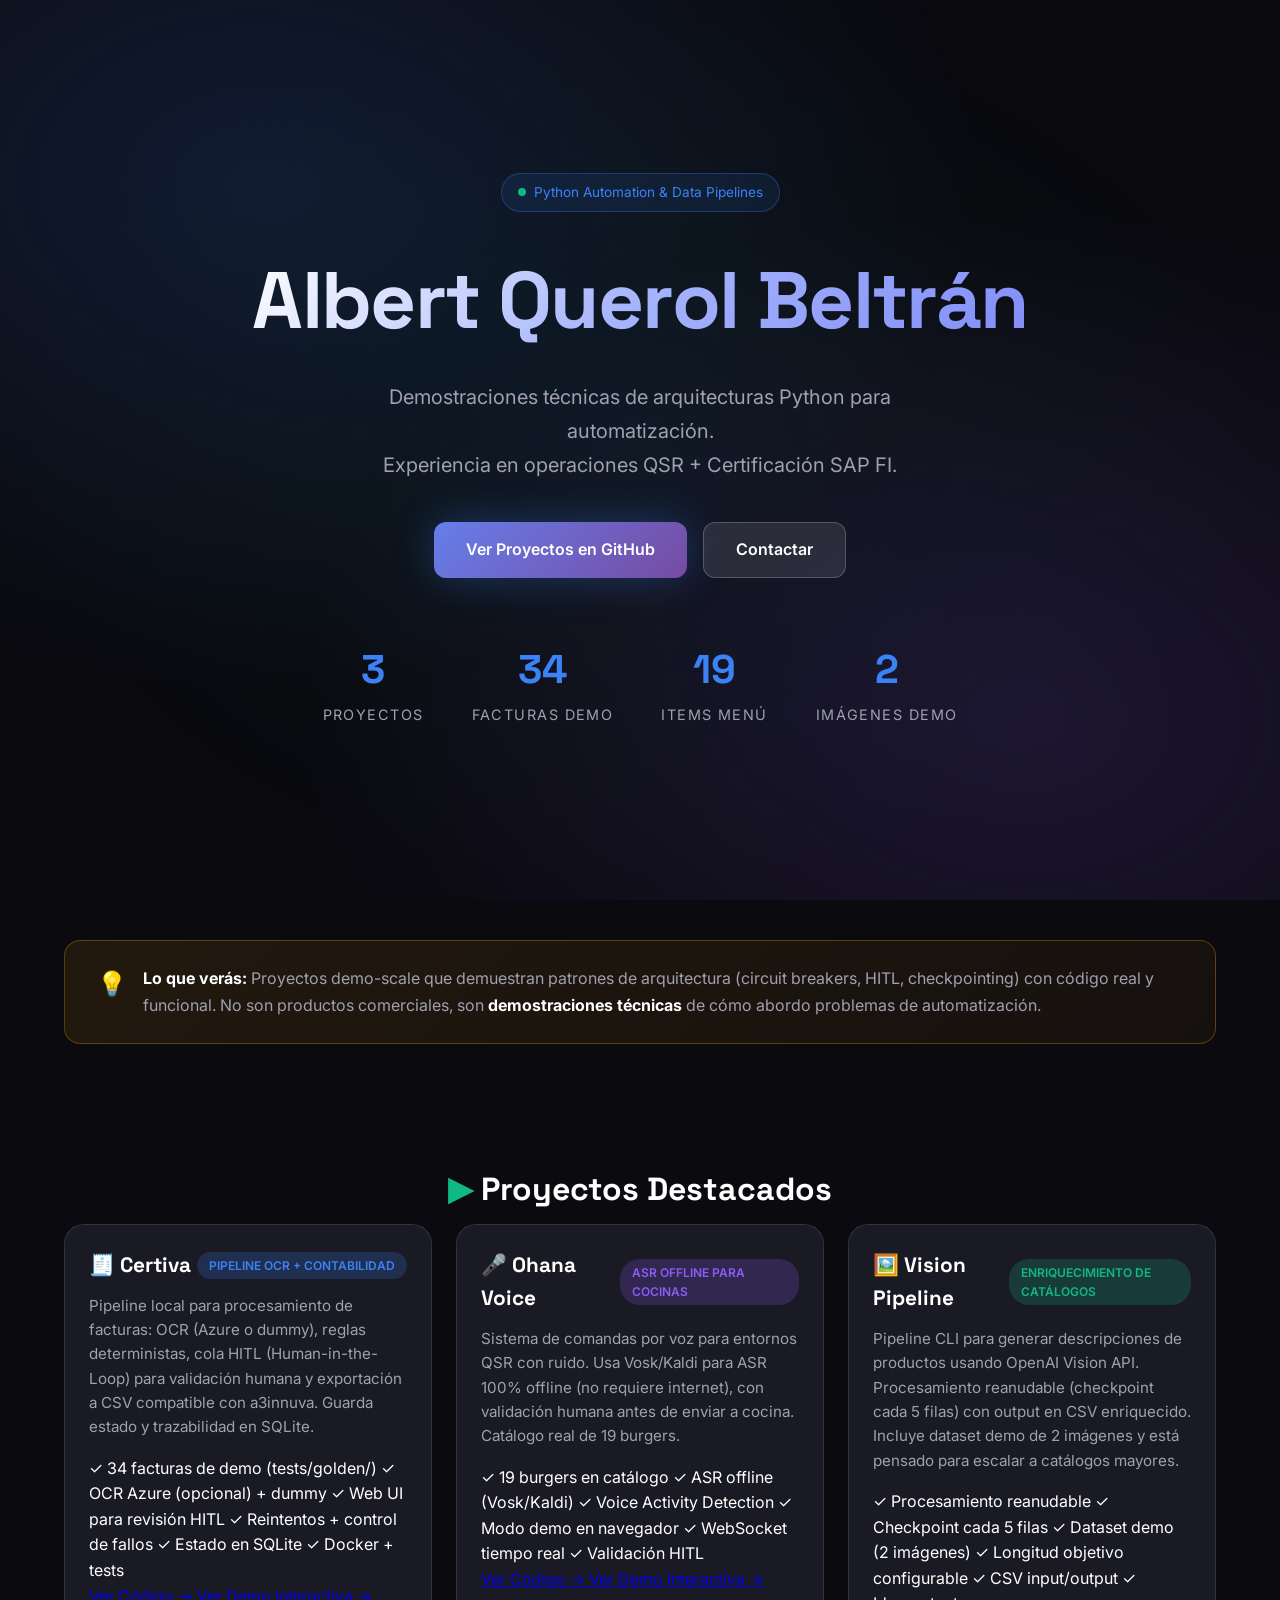
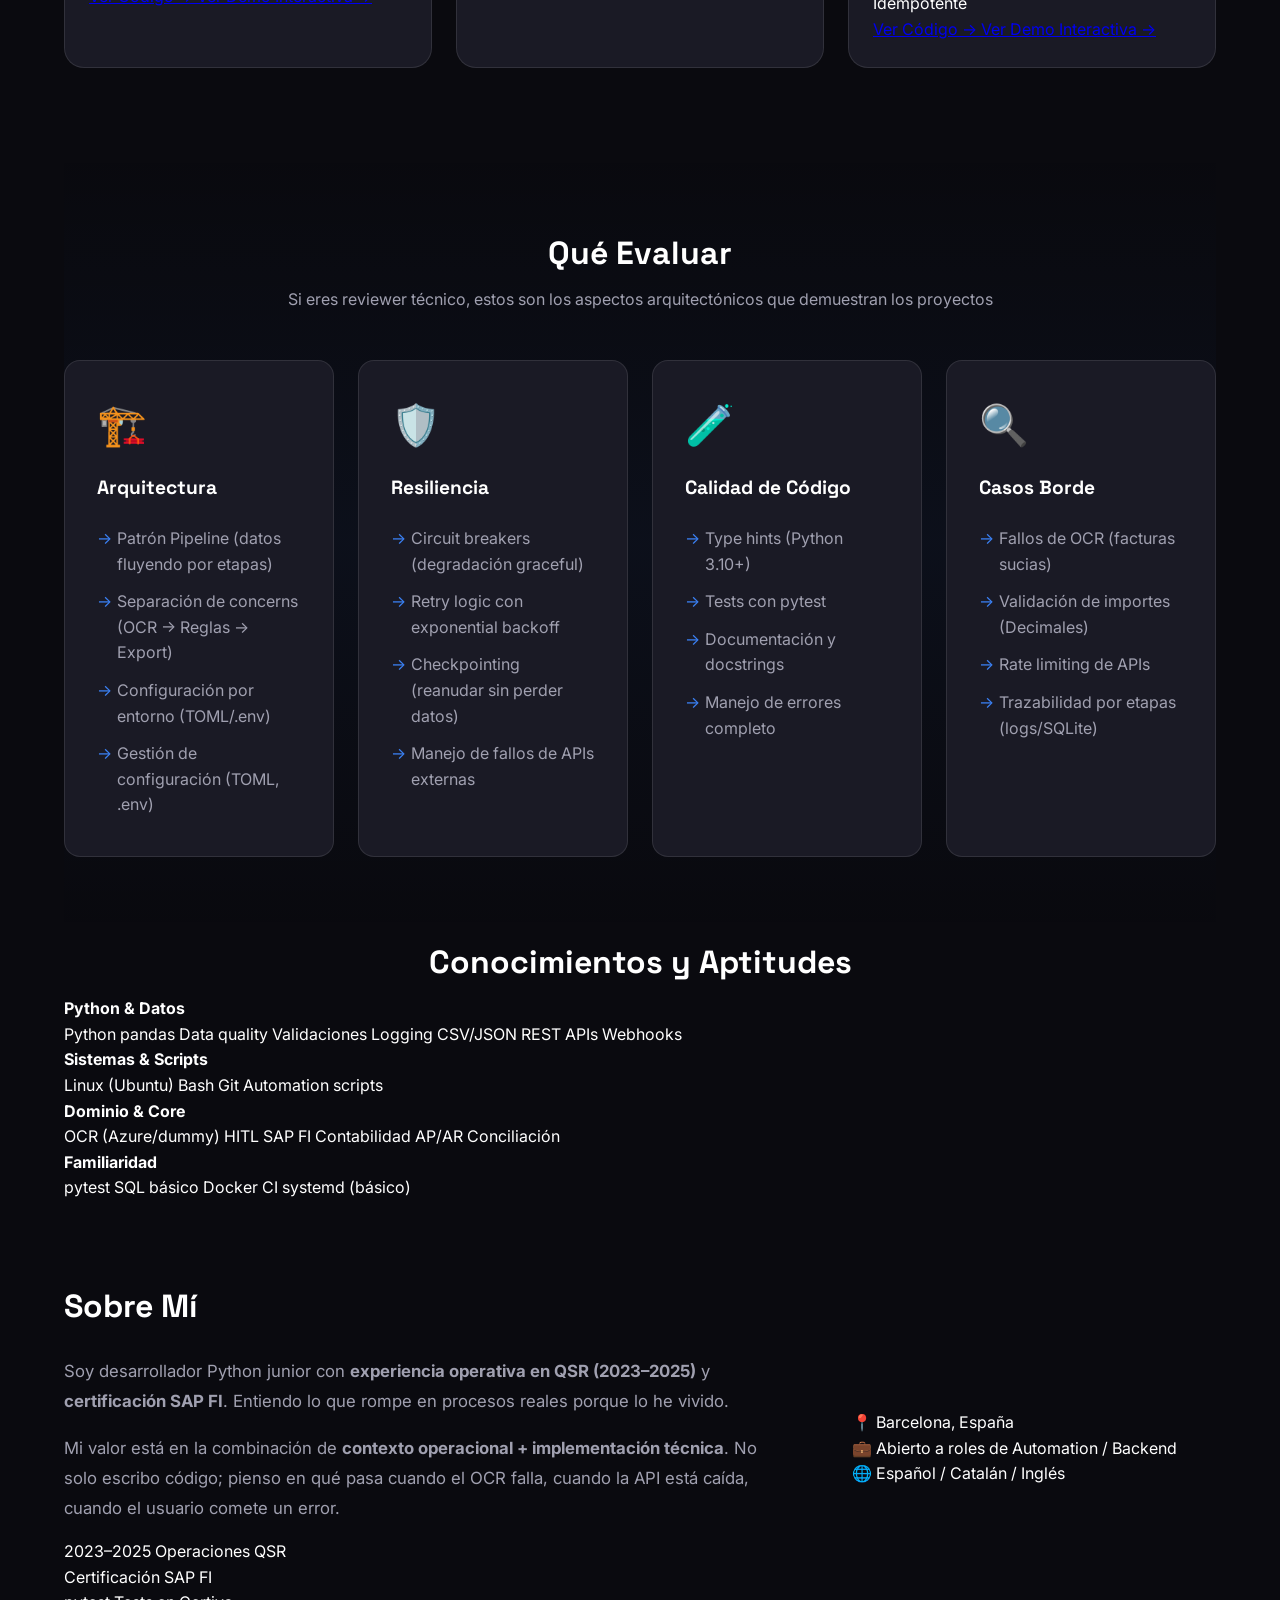
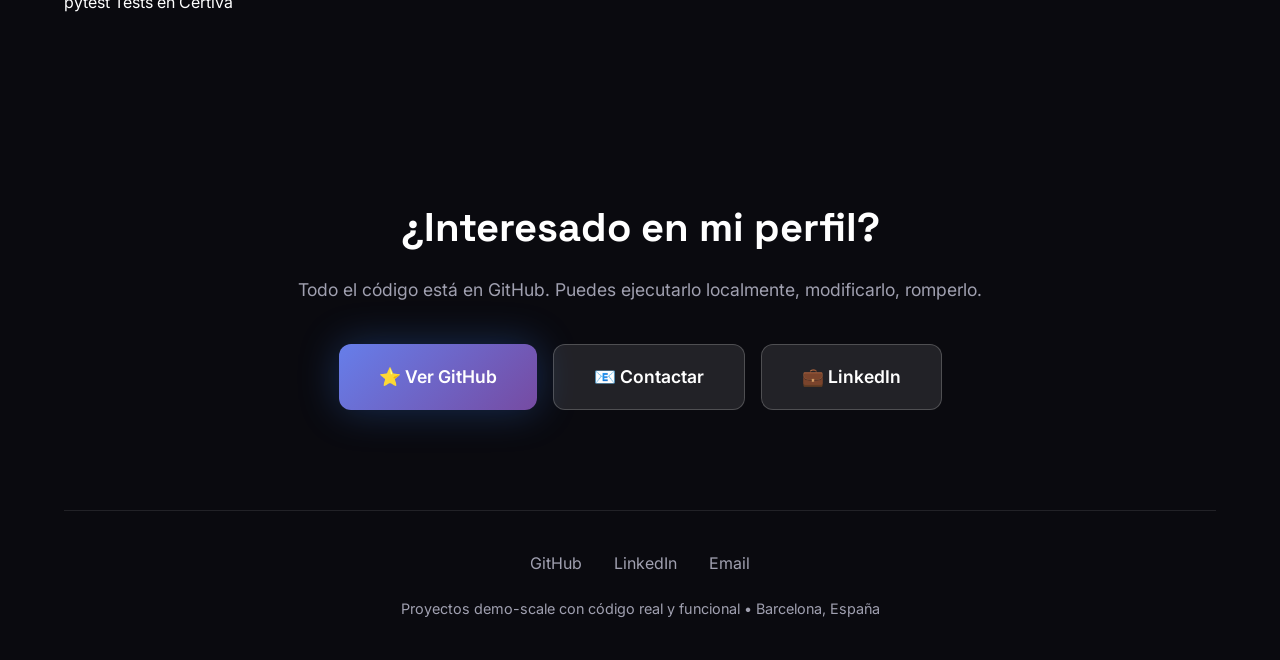
<file: index.html>
<!doctype html>
<html lang="es">

<head>
  <meta charset="utf-8" />
  <meta name="viewport" content="width=device-width, initial-scale=1" />
  <title>Albert Querol - Demostraciones Técnicas</title>
  <link rel="preconnect" href="https://fonts.googleapis.com" />
  <link rel="preconnect" href="https://fonts.gstatic.com" crossorigin />
  <link
    href="https://fonts.googleapis.com/css2?family=Space+Grotesk:wght@400;600;700&family=Inter:wght@400;500;600&display=swap"
    rel="stylesheet" />
  <link rel="stylesheet" href="styles.css" />
</head>

<body>
  <div class="bg-animation"></div>

  <main class="container">
    <!-- Hero -->
    <header class="hero">
      <div class="hero-badge">
        <span class="pulse"></span>
        Python Automation & Data Pipelines
      </div>
      <h1>
        <span class="gradient-text">Albert Querol Beltrán</span>
      </h1>
      <p class="hero-subtitle">
        Demostraciones técnicas de arquitecturas Python para automatización.
        <br>Experiencia en operaciones QSR + Certificación SAP FI.
      </p>

      <div class="hero-cta">
        <a href="https://github.com/albertquerol12345" class="btn btn-primary" target="_blank">
          <span>Ver Proyectos en GitHub</span>
        </a>
        <a href="mailto:albertquerol12345@gmail.com" class="btn btn-secondary">
          <span>Contactar</span>
        </a>
      </div>

      <div class="hero-stats">
        <div class="stat">
          <span class="stat-number">3</span>
          <span class="stat-label">Proyectos</span>
        </div>
        <div class="stat">
          <span class="stat-number">34</span>
          <span class="stat-label">Facturas Demo</span>
        </div>
        <div class="stat">
          <span class="stat-number">19</span>
          <span class="stat-label">Items Menú</span>
        </div>
        <div class="stat">
          <span class="stat-number">2</span>
          <span class="stat-label">Imágenes Demo</span>
        </div>
      </div>
    </header>

    <!-- Banner de Contexto -->
    <section class="clarification-banner">
      <div class="banner-content">
        <span class="banner-icon">💡</span>
        <p>
          <strong>Lo que verás:</strong> Proyectos demo-scale que demuestran patrones de arquitectura
          (circuit breakers, HITL, checkpointing) con código real y funcional. No son productos comerciales,
          son <strong>demostraciones técnicas</strong> de cómo abordo problemas de automatización.
        </p>
      </div>
    </section>

    <!-- Proyectos -->
    <section class="demos-section">
      <h2 class="section-title">
        <span class="title-accent">▶</span> Proyectos Destacados
      </h2>

      <div class="demos-grid">
        <!-- CERTIVA -->
        <article class="demo-card certiva">
          <div class="demo-content">
            <div class="demo-header">
              <h3>🧾 Certiva</h3>
              <span class="demo-tag tag-blue">Pipeline OCR + Contabilidad</span>
            </div>
            <p class="demo-desc">
              Pipeline local para procesamiento de facturas: OCR (Azure o dummy), reglas deterministas,
              cola HITL (Human-in-the-Loop) para validación humana y exportación a CSV compatible con a3innuva.
              Guarda estado y trazabilidad en SQLite.
            </p>
            <div class="demo-features">
              <span class="feature">✓ 34 facturas de demo (tests/golden/)</span>
              <span class="feature">✓ OCR Azure (opcional) + dummy</span>
              <span class="feature">✓ Web UI para revisión HITL</span>
              <span class="feature">✓ Reintentos + control de fallos</span>
              <span class="feature">✓ Estado en SQLite</span>
              <span class="feature">✓ Docker + tests</span>
            </div>
            <div class="demo-links">
              <a href="https://github.com/albertquerol12345/certiva" class="link-primary" target="_blank">
                Ver Código →
              </a>
              <a href="demo-certiva.html" class="link-secondary">
                Ver Demo Interactiva →
              </a>
            </div>
          </div>
        </article>

        <!-- OHANA VOICE -->
        <article class="demo-card ohana">
          <div class="demo-content">
            <div class="demo-header">
              <h3>🎤 Ohana Voice</h3>
              <span class="demo-tag tag-purple">ASR Offline para Cocinas</span>
            </div>
            <p class="demo-desc">
              Sistema de comandas por voz para entornos QSR con ruido. Usa Vosk/Kaldi
              para ASR 100% offline (no requiere internet), con validación humana antes
              de enviar a cocina. Catálogo real de 19 burgers.
            </p>
            <div class="demo-features">
              <span class="feature">✓ 19 burgers en catálogo</span>
              <span class="feature">✓ ASR offline (Vosk/Kaldi)</span>
              <span class="feature">✓ Voice Activity Detection</span>
              <span class="feature">✓ Modo demo en navegador</span>
              <span class="feature">✓ WebSocket tiempo real</span>
              <span class="feature">✓ Validación HITL</span>
            </div>
            <div class="demo-links">
              <a href="https://github.com/albertquerol12345/ohana-voice" class="link-primary" target="_blank">
                Ver Código →
              </a>
              <a href="demo-ohana.html" class="link-secondary">
                Ver Demo Interactiva →
              </a>
            </div>
          </div>
        </article>

        <!-- VISION PIPELINE -->
        <article class="demo-card vision">
          <div class="demo-content">
            <div class="demo-header">
              <h3>🖼️ Vision Pipeline</h3>
              <span class="demo-tag tag-green">Enriquecimiento de Catálogos</span>
            </div>
            <p class="demo-desc">
              Pipeline CLI para generar descripciones de productos usando OpenAI Vision API.
              Procesamiento reanudable (checkpoint cada 5 filas) con output en CSV enriquecido.
              Incluye dataset demo de 2 imágenes y está pensado para escalar a catálogos mayores.
            </p>
            <div class="demo-features">
              <span class="feature">✓ Procesamiento reanudable</span>
              <span class="feature">✓ Checkpoint cada 5 filas</span>
              <span class="feature">✓ Dataset demo (2 imágenes)</span>
              <span class="feature">✓ Longitud objetivo configurable</span>
              <span class="feature">✓ CSV input/output</span>
              <span class="feature">✓ Idempotente</span>
            </div>
            <div class="demo-links">
              <a href="https://github.com/albertquerol12345/vision-descr-pipeline" class="link-primary" target="_blank">
                Ver Código →
              </a>
              <a href="demo-vision.html" class="link-secondary">
                Ver Demo Interactiva →
              </a>
            </div>
          </div>
        </article>
      </div>
    </section>

    <!-- Qué Evaluar -->
    <section class="evaluation-section">
      <h2 class="section-title">Qué Evaluar</h2>
      <p class="section-subtitle">
        Si eres reviewer técnico, estos son los aspectos arquitectónicos que demuestran los proyectos
      </p>

      <div class="eval-grid">
        <div class="eval-card">
          <div class="eval-icon">🏗️</div>
          <h4>Arquitectura</h4>
          <ul>
            <li>Patrón Pipeline (datos fluyendo por etapas)</li>
            <li>Separación de concerns (OCR → Reglas → Export)</li>
            <li>Configuración por entorno (TOML/.env)</li>
            <li>Gestión de configuración (TOML, .env)</li>
          </ul>
        </div>
        <div class="eval-card">
          <div class="eval-icon">🛡️</div>
          <h4>Resiliencia</h4>
          <ul>
            <li>Circuit breakers (degradación graceful)</li>
            <li>Retry logic con exponential backoff</li>
            <li>Checkpointing (reanudar sin perder datos)</li>
            <li>Manejo de fallos de APIs externas</li>
          </ul>
        </div>
        <div class="eval-card">
          <div class="eval-icon">🧪</div>
          <h4>Calidad de Código</h4>
          <ul>
            <li>Type hints (Python 3.10+)</li>
            <li>Tests con pytest</li>
            <li>Documentación y docstrings</li>
            <li>Manejo de errores completo</li>
          </ul>
        </div>
        <div class="eval-card">
          <div class="eval-icon">🔍</div>
          <h4>Casos Borde</h4>
          <ul>
            <li>Fallos de OCR (facturas sucias)</li>
            <li>Validación de importes (Decimales)</li>
            <li>Rate limiting de APIs</li>
            <li>Trazabilidad por etapas (logs/SQLite)</li>
          </ul>
        </div>
      </div>
    </section>

    <section class="stack-section">
      <h2 class="section-title">Conocimientos y Aptitudes</h2>
      <div class="stack-grid">
        <div class="stack-category">
          <h4>Python & Datos</h4>
          <div class="stack-items">
            <span class="stack-item">Python</span>
            <span class="stack-item">pandas</span>
            <span class="stack-item">Data quality</span>
            <span class="stack-item">Validaciones</span>
            <span class="stack-item">Logging</span>
            <span class="stack-item">CSV/JSON</span>
            <span class="stack-item">REST APIs</span>
            <span class="stack-item">Webhooks</span>
          </div>
        </div>
        <div class="stack-category">
          <h4>Sistemas & Scripts</h4>
          <div class="stack-items">
            <span class="stack-item">Linux (Ubuntu)</span>
            <span class="stack-item">Bash</span>
            <span class="stack-item">Git</span>
            <span class="stack-item">Automation scripts</span>
          </div>
        </div>
        <div class="stack-category">
          <h4>Dominio & Core</h4>
          <div class="stack-items">
            <span class="stack-item">OCR (Azure/dummy)</span>
            <span class="stack-item">HITL</span>
            <span class="stack-item">SAP FI</span>
            <span class="stack-item">Contabilidad</span>
            <span class="stack-item">AP/AR</span>
            <span class="stack-item">Conciliación</span>
          </div>
        </div>
        <div class="stack-category">
          <h4>Familiaridad</h4>
          <div class="stack-items">
            <span class="stack-item">pytest</span>
            <span class="stack-item">SQL básico</span>
            <span class="stack-item">Docker</span>
            <span class="stack-item">CI</span>
            <span class="stack-item">systemd (básico)</span>
          </div>
        </div>
      </div>
    </section>

    <!-- Sobre Mí -->
    <section class="about-section">
      <div class="about-grid">
        <div class="about-content">
          <h2>Sobre Mí</h2>
          <p>
            Soy desarrollador Python junior con <strong>experiencia operativa en QSR (2023–2025)</strong>
            y <strong>certificación SAP FI</strong>. Entiendo lo que
            rompe en procesos reales porque lo he vivido.
          </p>
          <p>
            Mi valor está en la combinación de <strong>contexto operacional + implementación técnica</strong>.
            No solo escribo código; pienso en qué pasa cuando el OCR falla, cuando la API está caída,
            cuando el usuario comete un error.
          </p>
          <div class="about-highlights">
            <div class="highlight">
              <span class="highlight-number">2023–2025</span>
              <span class="highlight-text">Operaciones QSR</span>
            </div>
            <div class="highlight">
              <span class="highlight-text">Certificación</span>
              <span class="highlight-number">SAP FI</span>
            </div>
            <div class="highlight">
              <span class="highlight-number">pytest</span>
              <span class="highlight-text">Tests en Certiva</span>
            </div>
          </div>
        </div>
        <div class="about-location">
          <div class="location-card">
            <span class="location-icon">📍</span>
            <span class="location-text">Barcelona, España</span>
          </div>
          <div class="location-card">
            <span class="location-icon">💼</span>
            <span class="location-text">Abierto a roles de Automation / Backend</span>
          </div>
          <div class="location-card">
            <span class="location-icon">🌐</span>
            <span class="location-text">Español / Catalán / Inglés</span>
          </div>
        </div>
      </div>
    </section>

    <!-- Contacto -->
    <section class="cta-section">
      <h2>¿Interesado en mi perfil?</h2>
      <p>Todo el código está en GitHub. Puedes ejecutarlo localmente, modificarlo, romperlo.</p>
      <div class="cta-buttons">
        <a href="https://github.com/albertquerol12345" class="btn btn-primary btn-large" target="_blank">
          <span>⭐ Ver GitHub</span>
        </a>
        <a href="mailto:albertquerol12345@gmail.com" class="btn btn-secondary btn-large">
          <span>📧 Contactar</span>
        </a>
        <a href="https://linkedin.com/in/albert-querol" class="btn btn-secondary btn-large" target="_blank">
          <span>💼 LinkedIn</span>
        </a>
      </div>
    </section>

    <!-- Footer -->
    <footer class="footer">
      <div class="footer-links">
        <a href="https://github.com/albertquerol12345" target="_blank">GitHub</a>
        <a href="https://linkedin.com/in/albert-querol" target="_blank">LinkedIn</a>
        <a href="mailto:albertquerol12345@gmail.com">Email</a>
      </div>
      <p class="footer-note">
        Proyectos demo-scale con código real y funcional • Barcelona, España
      </p>
    </footer>
  </main>
</body>

</html>
</file>
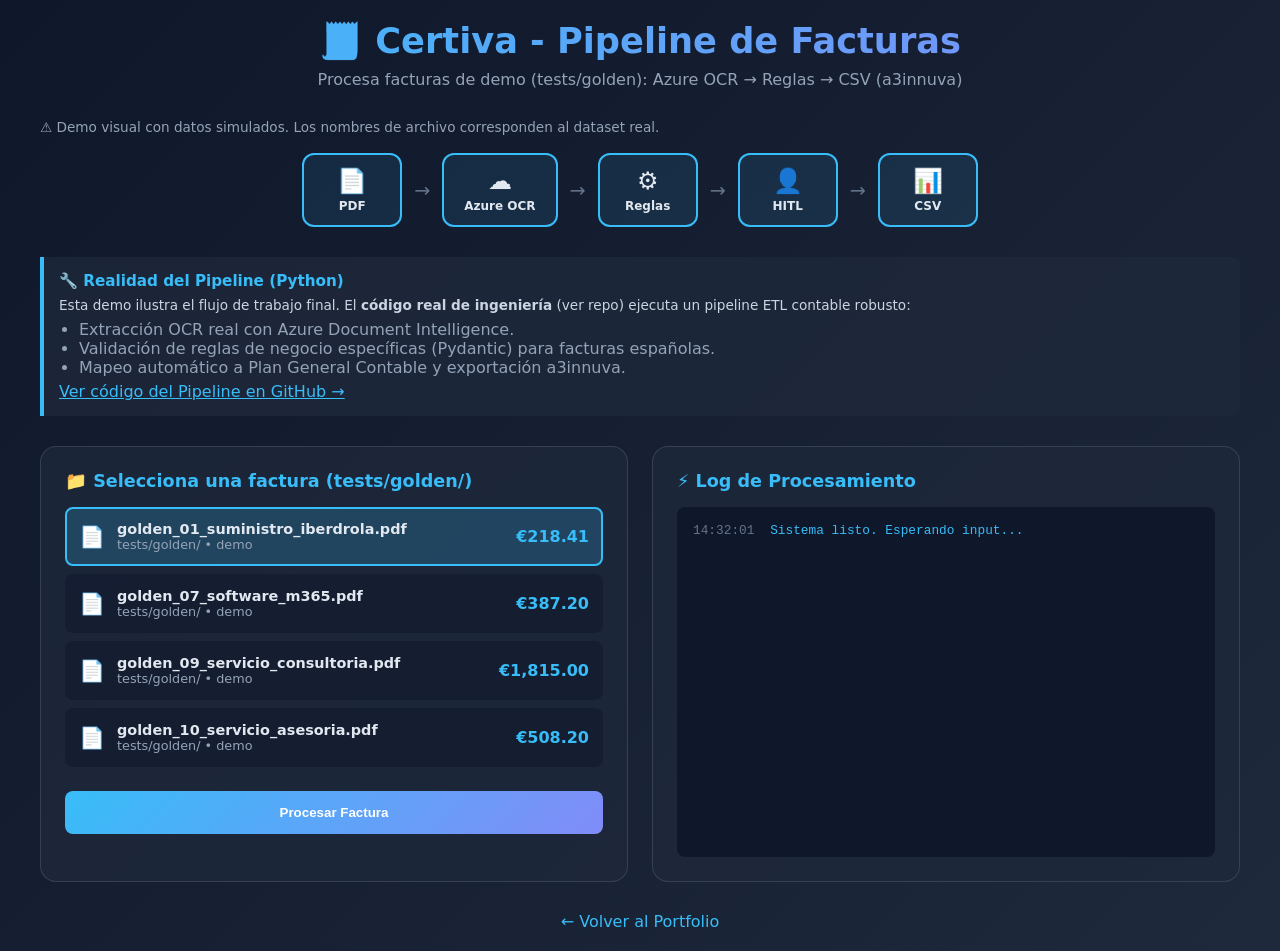
<file: demo-certiva.html>
<!DOCTYPE html>
<html lang="es">

<head>
    <meta charset="UTF-8">
    <meta name="viewport" content="width=device-width, initial-scale=1.0">
    <title>Certiva Demo - Pipeline de Facturas</title>
    <style>
        * {
            box-sizing: border-box;
            margin: 0;
            padding: 0;
        }

        body {
            font-family: 'Segoe UI', system-ui, sans-serif;
            background: linear-gradient(135deg, #0f172a 0%, #1e293b 100%);
            color: #e2e8f0;
            min-height: 100vh;
            padding: 20px;
        }

        .container {
            max-width: 1200px;
            margin: 0 auto;
        }

        h1 {
            text-align: center;
            font-size: 2.2rem;
            margin-bottom: 8px;
            background: linear-gradient(90deg, #38bdf8, #818cf8);
            -webkit-background-clip: text;
            -webkit-text-fill-color: transparent;
        }

        .subtitle {
            text-align: center;
            color: #94a3b8;
            margin-bottom: 30px;
        }

        /* Pipeline */
        .pipeline {
            display: flex;
            justify-content: center;
            align-items: center;
            gap: 12px;
            margin-bottom: 30px;
            flex-wrap: wrap;
        }

        .step {
            background: rgba(56, 189, 248, 0.1);
            border: 2px solid #38bdf8;
            border-radius: 12px;
            padding: 12px 20px;
            text-align: center;
            transition: all 0.3s;
            min-width: 100px;
        }

        .step.active {
            background: rgba(56, 189, 248, 0.3);
            box-shadow: 0 0 20px rgba(56, 189, 248, 0.4);
            transform: scale(1.05);
        }

        .step.completed {
            background: rgba(34, 197, 94, 0.2);
            border-color: #22c55e;
        }

        .step-icon {
            font-size: 1.5rem;
            margin-bottom: 4px;
        }

        .step-label {
            font-size: 0.75rem;
            font-weight: 600;
        }

        .arrow {
            font-size: 1.2rem;
            color: #64748b;
        }

        /* Grid */
        .demo-grid {
            display: grid;
            grid-template-columns: 1fr 1fr;
            gap: 24px;
            margin-bottom: 24px;
        }

        @media (max-width: 900px) {
            .demo-grid {
                grid-template-columns: 1fr;
            }
        }

        .panel {
            background: rgba(30, 41, 59, 0.8);
            border-radius: 16px;
            padding: 24px;
            border: 1px solid rgba(148, 163, 184, 0.2);
        }

        .panel h2 {
            font-size: 1.1rem;
            margin-bottom: 16px;
            color: #38bdf8;
        }

        /* Facturas de ejemplo (dataset demo) */
        .facturas-lista {
            margin-top: 16px;
        }

        .factura-item {
            display: flex;
            align-items: center;
            gap: 12px;
            padding: 12px;
            background: rgba(15, 23, 42, 0.5);
            border-radius: 8px;
            margin-bottom: 8px;
            cursor: pointer;
            transition: all 0.2s;
            border: 2px solid transparent;
        }

        .factura-item:hover {
            border-color: #38bdf8;
            background: rgba(56, 189, 248, 0.1);
        }

        .factura-item.selected {
            border-color: #38bdf8;
            background: rgba(56, 189, 248, 0.2);
        }

        .factura-icon {
            font-size: 1.3rem;
        }

        .factura-info {
            flex: 1;
        }

        .factura-nombre {
            font-weight: 600;
            font-size: 0.9rem;
        }

        .factura-meta {
            font-size: 0.8rem;
            color: #94a3b8;
        }

        .factura-importe {
            color: #38bdf8;
            font-weight: 600;
        }

        /* Terminal Log */
        .terminal {
            background: #0f172a;
            border-radius: 8px;
            padding: 16px;
            font-family: 'JetBrains Mono', monospace;
            font-size: 0.8rem;
            height: 350px;
            overflow-y: auto;
        }

        .log-line {
            margin-bottom: 6px;
            opacity: 0;
            animation: fadeIn 0.3s forwards;
        }

        @keyframes fadeIn {
            to {
                opacity: 1;
            }
        }

        .time {
            color: #64748b;
            margin-right: 8px;
        }

        .info {
            color: #38bdf8;
        }

        .success {
            color: #22c55e;
        }

        .warning {
            color: #f59e0b;
        }

        .error {
            color: #ef4444;
        }

        /* Botón */
        .btn {
            width: 100%;
            padding: 14px;
            background: linear-gradient(135deg, #38bdf8, #818cf8);
            border: none;
            border-radius: 8px;
            color: white;
            font-weight: 600;
            cursor: pointer;
            margin-top: 16px;
            transition: all 0.2s;
        }

        .btn:hover:not(:disabled) {
            transform: translateY(-2px);
            box-shadow: 0 4px 20px rgba(56, 189, 248, 0.4);
        }

        .btn:disabled {
            opacity: 0.5;
            cursor: not-allowed;
        }

        /* Resultados */
        .resultado-panel {
            display: none;
            background: rgba(34, 197, 94, 0.1);
            border: 1px solid #22c55e;
            border-radius: 12px;
            padding: 20px;
            margin-top: 24px;
        }

        .resultado-panel.show {
            display: block;
            animation: slideUp 0.5s;
        }

        @keyframes slideUp {
            from {
                opacity: 0;
                transform: translateY(20px);
            }

            to {
                opacity: 1;
                transform: translateY(0);
            }
        }

        .resultado-header {
            display: flex;
            justify-content: space-between;
            align-items: center;
            margin-bottom: 16px;
        }

        .resultado-titulo {
            color: #22c55e;
            font-weight: 600;
        }

        .confianza-badge {
            background: rgba(34, 197, 94, 0.2);
            color: #22c55e;
            padding: 4px 12px;
            border-radius: 20px;
            font-size: 0.85rem;
            font-weight: 600;
        }

        .datos-extraidos {
            background: rgba(15, 23, 42, 0.5);
            border-radius: 8px;
            padding: 16px;
            margin-bottom: 16px;
        }

        .dato-fila {
            display: flex;
            justify-content: space-between;
            padding: 6px 0;
            border-bottom: 1px solid rgba(148, 163, 184, 0.1);
        }

        .dato-fila:last-child {
            border-bottom: none;
        }

        .dato-label {
            color: #94a3b8;
        }

        .dato-valor {
            color: #e2e8f0;
            font-weight: 500;
        }

        /* CSV Preview */
        .csv-preview {
            background: #0f172a;
            border-radius: 8px;
            padding: 16px;
            font-family: monospace;
            font-size: 0.75rem;
            overflow-x: auto;
        }

        .csv-row {
            display: flex;
            gap: 16px;
            padding: 4px 0;
            border-bottom: 1px solid rgba(148, 163, 184, 0.1);
        }

        .csv-header {
            color: #38bdf8;
            font-weight: 600;
        }

        .back-link {
            text-align: center;
            margin-top: 30px;
        }

        .back-link a {
            color: #38bdf8;
            text-decoration: none;
        }

        .stats-row {
            display: grid;
            grid-template-columns: repeat(3, 1fr);
            gap: 12px;
            margin-top: 16px;
        }

        .stat-box {
            background: rgba(15, 23, 42, 0.5);
            padding: 12px;
            border-radius: 8px;
            text-align: center;
        }

        .stat-valor {
            font-size: 1.4rem;
            font-weight: 700;
            color: #38bdf8;
        }

        .stat-etiqueta {
            font-size: 0.75rem;
            color: #94a3b8;
        }
    </style>
</head>

<body>
    <div class="container">
        <h1>🧾 Certiva - Pipeline de Facturas</h1>
        <p class="subtitle">Procesa facturas de demo (tests/golden): Azure OCR → Reglas → CSV (a3innuva)</p>
        <p style="margin: 8px 0 18px; color: #94a3b8; font-size: 0.85rem;">
            ⚠️ Demo visual con datos simulados. Los nombres de archivo corresponden al dataset real.
        </p>

        <!-- Pipeline -->
        <div class="pipeline">
            <div class="step" id="step-pdf">
                <div class="step-icon">📄</div>
                <div class="step-label">PDF</div>
            </div>
            <div class="arrow">→</div>
            <div class="step" id="step-azure">
                <div class="step-icon">☁️</div>
                <div class="step-label">Azure OCR</div>
            </div>
            <div class="arrow">→</div>
            <div class="step" id="step-rules">
                <div class="step-icon">⚙️</div>
                <div class="step-label">Reglas</div>
            </div>
            <div class="arrow">→</div>
            <div class="step" id="step-hitl">
                <div class="step-icon">👤</div>
                <div class="step-label">HITL</div>
            </div>
            <div class="arrow">→</div>
            <div class="step" id="step-csv">
                <div class="step-icon">📊</div>
                <div class="step-label">CSV</div>
            </div>
        </div>

        <!-- TECHNICAL CONTEXT BADGE -->
        <div
            style="background: rgba(30, 41, 59, 0.8); border-left: 4px solid #38bdf8; padding: 15px; margin-bottom: 30px; border-radius: 0 8px 8px 0;">
            <h3 style="color: #38bdf8; font-size: 0.95rem; margin-bottom: 5px;">🔧 Realidad del Pipeline (Python)</h3>
            <p style="color: #cbd5e1; font-size: 0.85rem; line-height: 1.5;">
                Esta demo ilustra el flujo de trabajo final. El <strong>código real de ingeniería</strong> (ver repo)
                ejecuta un pipeline ETL contable robusto:
            <ul style="margin-left: 20px; margin-top: 5px; color: #94a3b8;">
                <li>Extracción OCR real con Azure Document Intelligence.</li>
                <li>Validación de reglas de negocio específicas (Pydantic) para facturas españolas.</li>
                <li>Mapeo automático a Plan General Contable y exportación a3innuva.</li>
            </ul>
            <a href="https://github.com/albertquerol12345/certiva" target="_blank"
                style="color: #38bdf8; text-decoration: underline; margin-top: 5px; display: inline-block;">Ver código
                del Pipeline en GitHub →</a>
            </p>
        </div>

        <div class="demo-grid">
            <!-- Panel izquierdo: Facturas -->
            <div class="panel">
                <h2>📁 Selecciona una factura (tests/golden/)</h2>
                <div class="facturas-lista">
                    <div class="factura-item selected" onclick="selectFactura(0)" id="factura-0">
                        <span class="factura-icon">📄</span>
                        <div class="factura-info">
                            <div class="factura-nombre">golden_01_suministro_iberdrola.pdf</div>
                            <div class="factura-meta">tests/golden/ • demo</div>
                        </div>
                        <span class="factura-importe">€218.41</span>
                    </div>
                    <div class="factura-item" onclick="selectFactura(1)" id="factura-1">
                        <span class="factura-icon">📄</span>
                        <div class="factura-info">
                            <div class="factura-nombre">golden_07_software_m365.pdf</div>
                            <div class="factura-meta">tests/golden/ • demo</div>
                        </div>
                        <span class="factura-importe">€387.20</span>
                    </div>
                    <div class="factura-item" onclick="selectFactura(2)" id="factura-2">
                        <span class="factura-icon">📄</span>
                        <div class="factura-info">
                            <div class="factura-nombre">golden_09_servicio_consultoria.pdf</div>
                            <div class="factura-meta">tests/golden/ • demo</div>
                        </div>
                        <span class="factura-importe">€1,815.00</span>
                    </div>
                    <div class="factura-item" onclick="selectFactura(3)" id="factura-3">
                        <span class="factura-icon">📄</span>
                        <div class="factura-info">
                            <div class="factura-nombre">golden_10_servicio_asesoria.pdf</div>
                            <div class="factura-meta">tests/golden/ • demo</div>
                        </div>
                        <span class="factura-importe">€508.20</span>
                    </div>
                </div>
                <button class="btn" id="procesarBtn" onclick="procesarFactura()">Procesar Factura</button>
            </div>

            <!-- Panel derecho: Terminal -->
            <div class="panel">
                <h2>⚡ Log de Procesamiento</h2>
                <div class="terminal" id="terminal">
                    <div class="log-line">
                        <span class="time">14:32:01</span>
                        <span class="info">Sistema listo. Esperando input...</span>
                    </div>
                </div>
            </div>
        </div>

        <!-- Resultados -->
        <div class="resultado-panel" id="resultadoPanel">
            <div class="resultado-header">
                <span class="resultado-titulo">✅ Factura Procesada</span>
                <span class="confianza-badge" id="confianzaBadge">94% Confianza</span>
            </div>
            <div style="color: #94a3b8; font-size: 0.8rem; margin-top: 6px;">
                Valores de ejemplo (demo)
            </div>

            <div class="datos-extraidos" id="datosExtraidos">
                <!-- Se llena con JS -->
            </div>

            <div class="stats-row">
                <div class="stat-box">
                    <div class="stat-valor" id="statTiempo">2.4s</div>
                    <div class="stat-etiqueta">Tiempo</div>
                </div>
                <div class="stat-box">
                    <div class="stat-valor" id="statConfianza">94%</div>
                    <div class="stat-etiqueta">OCR</div>
                </div>
                <div class="stat-box">
                    <div class="stat-valor">✓</div>
                    <div class="stat-etiqueta">Auto-Post</div>
                </div>
            </div>

            <h3 style="margin-top: 24px; margin-bottom: 12px; color: #38bdf8; font-size: 0.95rem;">
                📊 CSV Export (a3innuva-ready)
            </h3>
            <div class="csv-preview" id="csvPreview">
                <!-- Se llena con JS -->
            </div>
        </div>

        <div class="back-link">
            <a href="index.html">← Volver al Portfolio</a>
        </div>
    </div>

    <script>
        // Datos simulados para la demo (archivos reales del dataset golden)
        const facturas = [
            {
                archivo: 'golden_01_suministro_iberdrola.pdf',
                proveedor: 'Iberdrola (demo)',
                nif: 'DEMO',
                numero: 'DEMO-001',
                fecha: '2025-02-10',
                base: 180.50,
                iva: 37.91,
                total: 218.41,
                categoria: 'Suministros',
                cuenta: '628000',
                confianza: 92
            },
            {
                archivo: 'golden_07_software_m365.pdf',
                proveedor: 'Microsoft 365 (demo)',
                nif: 'DEMO',
                numero: 'DEMO-002',
                fecha: '2025-02-15',
                base: 320.00,
                iva: 67.20,
                total: 387.20,
                categoria: 'Software',
                cuenta: '629000',
                confianza: 95
            },
            {
                archivo: 'golden_09_servicio_consultoria.pdf',
                proveedor: 'Consultoría (demo)',
                nif: 'DEMO',
                numero: 'DEMO-003',
                fecha: '2025-01-29',
                base: 1500.00,
                iva: 315.00,
                total: 1815.00,
                categoria: 'Consultoría',
                cuenta: '623000',
                confianza: 90
            },
            {
                archivo: 'golden_10_servicio_asesoria.pdf',
                proveedor: 'Asesoría (demo)',
                nif: 'DEMO',
                numero: 'DEMO-004',
                fecha: '2025-02-05',
                base: 420.00,
                iva: 88.20,
                total: 508.20,
                categoria: 'Asesoría',
                cuenta: '623000',
                confianza: 94
            }
        ];

        let facturaSeleccionada = 0;
        let procesando = false;

        function selectFactura(index) {
            if (procesando) return;
            facturaSeleccionada = index;
            document.querySelectorAll('.factura-item').forEach((el, i) => {
                el.classList.toggle('selected', i === index);
            });
        }

        function addLog(mensaje, tipo = 'info', delay = 0) {
            return new Promise(resolve => {
                setTimeout(() => {
                    const terminal = document.getElementById('terminal');
                    const hora = new Date().toLocaleTimeString('es-ES', { hour12: false });
                    const clase = tipo;

                    const linea = document.createElement('div');
                    linea.className = 'log-line';
                    linea.innerHTML = `<span class="time">${hora}</span><span class="${clase}">${mensaje}</span>`;

                    terminal.appendChild(linea);
                    terminal.scrollTop = terminal.scrollHeight;
                    resolve();
                }, delay);
            });
        }

        function setStepActive(stepId) {
            document.querySelectorAll('.step').forEach(step => {
                step.classList.remove('active', 'completed');
            });

            const steps = ['step-pdf', 'step-azure', 'step-rules', 'step-hitl', 'step-csv'];
            const currentIndex = steps.indexOf(stepId);

            for (let i = 0; i < currentIndex; i++) {
                document.getElementById(steps[i]).classList.add('completed');
            }
            document.getElementById(stepId).classList.add('active');
        }

        async function procesarFactura() {
            if (procesando) return;
            procesando = true;

            const btn = document.getElementById('procesarBtn');
            btn.disabled = true;
            btn.textContent = 'Procesando...';

            const f = facturas[facturaSeleccionada];

            // Limpiar
            document.getElementById('terminal').innerHTML = '';
            document.getElementById('resultadoPanel').classList.remove('show');

            // Paso 1: PDF
            setStepActive('step-pdf');
            await addLog(`Cargando PDF: ${f.archivo}`, 'info', 300);
            await addLog(`SHA-256: ${generarHash()}`, 'info', 500);

            // Paso 2: Azure OCR
            setStepActive('step-azure');
            await addLog('Inicializando Azure Form Recognizer...', 'info', 600);
            await addLog('Enviando documento a Azure...', 'info', 800);
            await addLog('Extrayendo texto y campos...', 'info', 1000);
            await addLog(`OCR Confianza: ${f.confianza}%`, 'success', 400);
            await addLog(`Detectado: Factura #${f.numero}`, 'info', 400);
            await addLog(`Proveedor: ${f.proveedor}`, 'info', 400);

            // Paso 3: Reglas
            setStepActive('step-rules');
            await addLog('Validando formato NIF... ✓', 'success', 400);
            await addLog(`Calculando: Base ${f.base.toFixed(2)}€ + IVA ${f.iva.toFixed(2)}€ = ${f.total.toFixed(2)}€`, 'info', 500);
            await addLog(`Categoría: ${f.categoria}`, 'info', 400);
            await addLog(`Cuenta contable: ${f.cuenta}`, 'info', 400);
            await addLog('Buscando duplicados... Ninguno encontrado', 'success', 500);

            // Paso 4: HITL
            setStepActive('step-hitl');
            await addLog(`Confianza global: ${f.confianza}% > umbral (85%)`, 'success', 400);
            await addLog('✓ Documento aprobado para auto-post', 'success', 600);

            // Paso 5: CSV
            setStepActive('step-csv');
            await addLog('Generando asientos contables...', 'info', 500);
            await addLog('Exportando a CSV (formato a3innuva)...', 'info', 600);
            await addLog('Escribiendo audit trail en SQLite...', 'info', 400);
            await addLog('✓ Procesamiento completado', 'success', 300);

            // Mostrar resultados
            mostrarResultados(f);

            btn.disabled = false;
            btn.textContent = 'Procesar Otra Factura';
            procesando = false;
        }

        function mostrarResultados(f) {
            // Datos extraídos
            document.getElementById('datosExtraidos').innerHTML = `
                <div class="dato-fila">
                    <span class="dato-label">Proveedor:</span>
                    <span class="dato-valor">${f.proveedor}</span>
                </div>
                <div class="dato-fila">
                    <span class="dato-label">NIF:</span>
                    <span class="dato-valor">${f.nif}</span>
                </div>
                <div class="dato-fila">
                    <span class="dato-label">Nº Factura:</span>
                    <span class="dato-valor">${f.numero}</span>
                </div>
                <div class="dato-fila">
                    <span class="dato-label">Fecha:</span>
                    <span class="dato-valor">${f.fecha}</span>
                </div>
                <div class="dato-fila">
                    <span class="dato-label">Base Imponible:</span>
                    <span class="dato-valor">${f.base.toFixed(2)}€</span>
                </div>
                <div class="dato-fila">
                    <span class="dato-label">IVA (21%):</span>
                    <span class="dato-valor">${f.iva.toFixed(2)}€</span>
                </div>
                <div class="dato-fila">
                    <span class="dato-label">Total:</span>
                    <span class="dato-valor" style="color: #38bdf8; font-size: 1.1rem;">${f.total.toFixed(2)}€</span>
                </div>
            `;

            // CSV
            document.getElementById('csvPreview').innerHTML = `
                <div class="csv-row">
                    <span class="csv-header">Fecha</span>
                    <span class="csv-header">Diario</span>
                    <span class="csv-header">Documento</span>
                    <span class="csv-header">Cuenta</span>
                    <span class="csv-header">Debe</span>
                    <span class="csv-header">Haber</span>
                </div>
                <div class="csv-row">
                    <span>${f.fecha}</span>
                    <span>COMPRAS</span>
                    <span>${f.numero}</span>
                    <span>${f.cuenta}</span>
                    <span>${f.base.toFixed(2)}</span>
                    <span>0.00</span>
                </div>
                <div class="csv-row">
                    <span>${f.fecha}</span>
                    <span>COMPRAS</span>
                    <span>${f.numero}</span>
                    <span>472000</span>
                    <span>${f.iva.toFixed(2)}</span>
                    <span>0.00</span>
                </div>
                <div class="csv-row">
                    <span>${f.fecha}</span>
                    <span>COMPRAS</span>
                    <span>${f.numero}</span>
                    <span>410000</span>
                    <span>0.00</span>
                    <span>${f.total.toFixed(2)}</span>
                </div>
            `;

            // Stats
            document.getElementById('confianzaBadge').textContent = `${f.confianza}% Confianza`;
            document.getElementById('statConfianza').textContent = `${f.confianza}%`;
            document.getElementById('statTiempo').textContent = (2.0 + Math.random()).toFixed(1) + 's';

            // Mostrar panel
            document.getElementById('resultadoPanel').classList.add('show');
        }

        function generarHash() {
            return Array(16).fill(0).map(() => Math.floor(Math.random() * 16).toString(16)).join('');
        }
    </script>
</body>

</html>
</file>
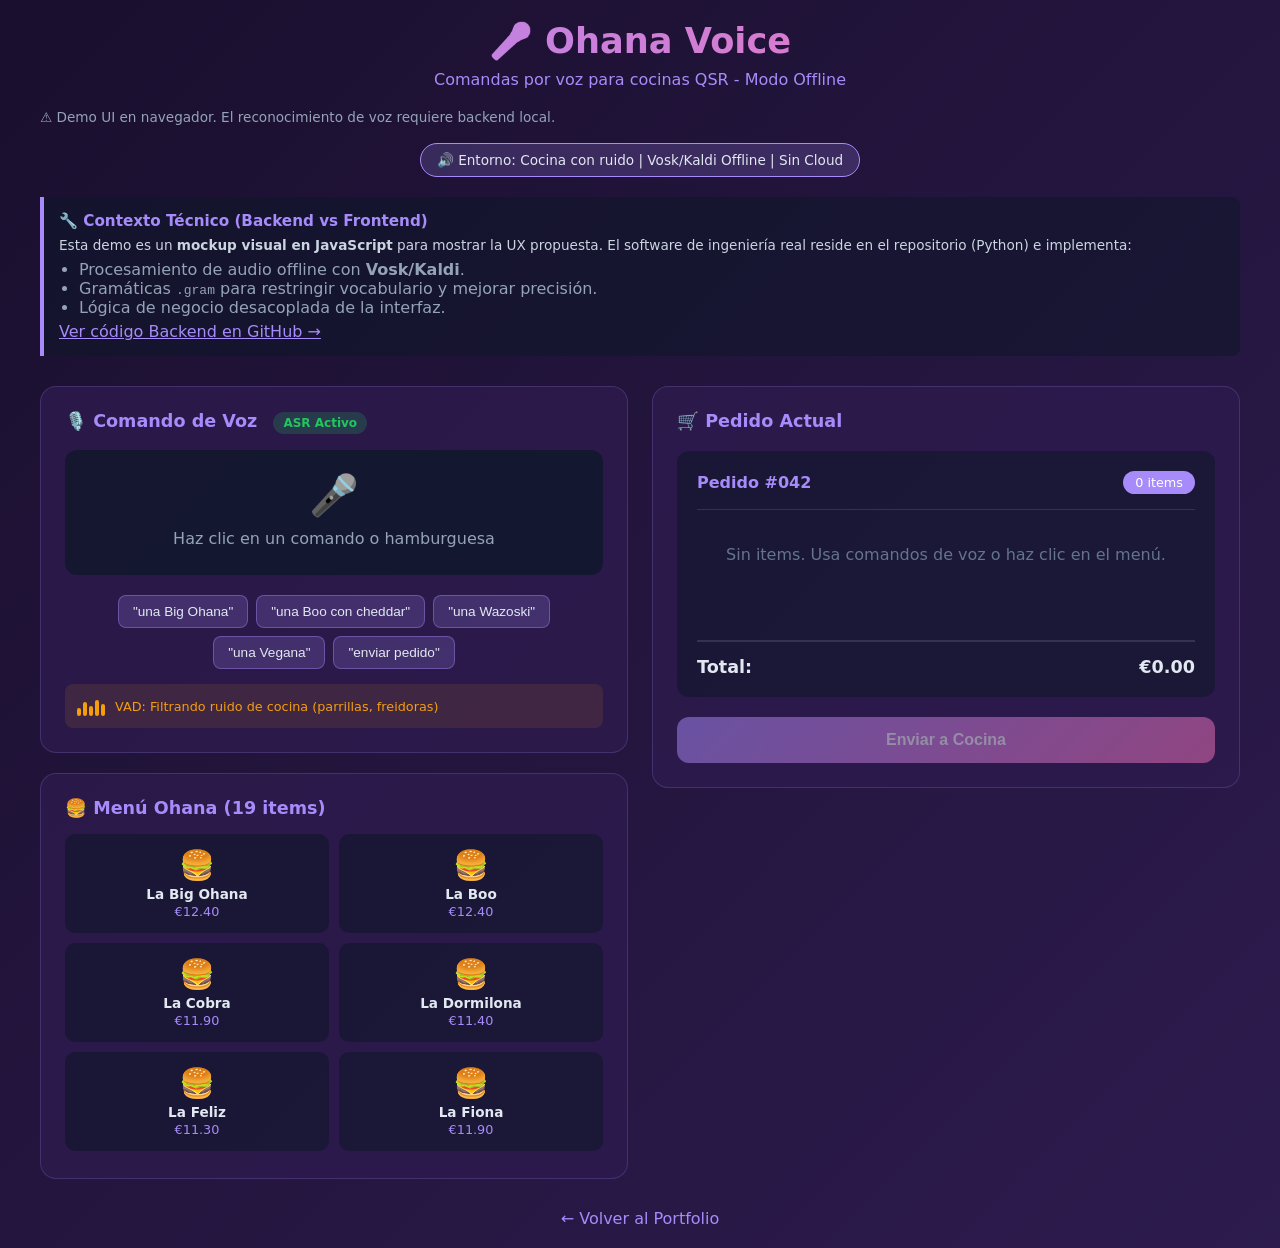
<file: demo-ohana.html>
<!DOCTYPE html>
<html lang="es">

<head>
    <meta charset="UTF-8">
    <meta name="viewport" content="width=device-width, initial-scale=1.0">
    <title>Ohana Voice Demo - Comandas por Voz</title>
    <style>
        * {
            box-sizing: border-box;
            margin: 0;
            padding: 0;
        }

        body {
            font-family: 'Segoe UI', system-ui, sans-serif;
            background: linear-gradient(135deg, #1a0f2e 0%, #2d1b4e 100%);
            color: #e2e8f0;
            min-height: 100vh;
            padding: 20px;
        }

        .container {
            max-width: 1200px;
            margin: 0 auto;
        }

        h1 {
            text-align: center;
            font-size: 2.2rem;
            margin-bottom: 8px;
            background: linear-gradient(90deg, #a78bfa, #f472b6);
            -webkit-background-clip: text;
            -webkit-text-fill-color: transparent;
        }

        .subtitle {
            text-align: center;
            color: #a78bfa;
            margin-bottom: 20px;
        }

        .environment-badge {
            display: inline-flex;
            align-items: center;
            gap: 8px;
            background: rgba(167, 139, 250, 0.2);
            border: 1px solid #a78bfa;
            padding: 8px 16px;
            border-radius: 20px;
            font-size: 0.85rem;
            margin-bottom: 20px;
        }

        .demo-grid {
            display: grid;
            grid-template-columns: 1fr 1fr;
            gap: 24px;
        }

        @media (max-width: 900px) {
            .demo-grid {
                grid-template-columns: 1fr;
            }
        }

        .panel {
            background: rgba(45, 27, 78, 0.8);
            border-radius: 16px;
            padding: 24px;
            border: 1px solid rgba(167, 139, 250, 0.2);
        }

        .panel h2 {
            font-size: 1.1rem;
            margin-bottom: 16px;
            color: #a78bfa;
        }

        /* Voice Status */
        .voice-status {
            background: rgba(15, 23, 42, 0.8);
            border-radius: 12px;
            padding: 20px;
            text-align: center;
            margin-bottom: 20px;
            border: 2px solid transparent;
            transition: all 0.3s;
        }

        .voice-status.listening {
            border-color: #a78bfa;
            box-shadow: 0 0 30px rgba(167, 139, 250, 0.3);
        }

        .mic-icon {
            font-size: 2.5rem;
            margin-bottom: 10px;
        }

        .voice-status.listening .mic-icon {
            animation: pulse 1.5s infinite;
        }

        @keyframes pulse {

            0%,
            100% {
                transform: scale(1);
            }

            50% {
                transform: scale(1.1);
            }
        }

        .voice-text {
            font-size: 1rem;
            color: #94a3b8;
            min-height: 24px;
        }

        .voice-text.active {
            color: #a78bfa;
            font-weight: 600;
        }

        /* Command Buttons */
        .commands {
            display: flex;
            flex-wrap: wrap;
            gap: 8px;
            justify-content: center;
            margin-top: 15px;
        }

        .command-btn {
            background: rgba(167, 139, 250, 0.2);
            border: 1px solid rgba(167, 139, 250, 0.4);
            color: #e2e8f0;
            padding: 8px 14px;
            border-radius: 8px;
            cursor: pointer;
            font-size: 0.85rem;
            transition: all 0.2s;
        }

        .command-btn:hover {
            background: rgba(167, 139, 250, 0.3);
            transform: translateY(-2px);
        }

        /* Menu Grid - Las hamburguesas REALES de Albert */
        .menu-grid {
            display: grid;
            grid-template-columns: repeat(2, 1fr);
            gap: 10px;
            margin-top: 16px;
            max-height: 320px;
            overflow-y: auto;
        }

        .menu-item {
            background: rgba(15, 23, 42, 0.6);
            border: 2px solid transparent;
            border-radius: 10px;
            padding: 12px;
            cursor: pointer;
            transition: all 0.2s;
            text-align: center;
        }

        .menu-item:hover {
            border-color: #a78bfa;
            background: rgba(167, 139, 250, 0.1);
        }

        .item-icon {
            font-size: 1.8rem;
            margin-bottom: 4px;
        }

        .item-name {
            font-weight: 600;
            font-size: 0.85rem;
            margin-bottom: 2px;
        }

        .item-price {
            color: #a78bfa;
            font-size: 0.8rem;
        }

        /* Current Order */
        .order-panel {
            background: rgba(15, 23, 42, 0.6);
            border-radius: 12px;
            padding: 20px;
            margin-top: 20px;
        }

        .order-header {
            display: flex;
            justify-content: space-between;
            align-items: center;
            margin-bottom: 15px;
            padding-bottom: 15px;
            border-bottom: 1px solid rgba(148, 163, 184, 0.2);
        }

        .order-title {
            font-weight: 600;
            color: #a78bfa;
        }

        .order-count {
            background: #a78bfa;
            color: white;
            padding: 4px 12px;
            border-radius: 20px;
            font-size: 0.8rem;
        }

        .order-items {
            min-height: 100px;
            max-height: 200px;
            overflow-y: auto;
        }

        .order-item {
            display: flex;
            justify-content: space-between;
            align-items: center;
            padding: 10px;
            background: rgba(30, 41, 59, 0.5);
            border-radius: 8px;
            margin-bottom: 8px;
            animation: slideIn 0.3s;
        }

        @keyframes slideIn {
            from {
                opacity: 0;
                transform: translateX(-20px);
            }

            to {
                opacity: 1;
                transform: translateX(0);
            }
        }

        .order-item-info {
            flex: 1;
        }

        .order-item-name {
            font-weight: 500;
            font-size: 0.9rem;
        }

        .order-item-ingredients {
            font-size: 0.75rem;
            color: #94a3b8;
        }

        .order-item-price {
            color: #a78bfa;
            font-weight: 600;
        }

        .remove-btn {
            background: rgba(239, 68, 68, 0.2);
            border: none;
            color: #ef4444;
            padding: 4px 10px;
            border-radius: 6px;
            cursor: pointer;
            margin-left: 10px;
        }

        .order-total {
            display: flex;
            justify-content: space-between;
            padding-top: 15px;
            margin-top: 15px;
            border-top: 2px solid rgba(148, 163, 184, 0.2);
            font-size: 1.1rem;
            font-weight: 700;
        }

        .send-order-btn {
            width: 100%;
            margin-top: 20px;
            padding: 14px;
            background: linear-gradient(135deg, #a78bfa, #f472b6);
            border: none;
            border-radius: 12px;
            color: white;
            font-size: 1rem;
            font-weight: 700;
            cursor: pointer;
            transition: transform 0.2s;
        }

        .send-order-btn:hover:not(:disabled) {
            transform: translateY(-2px);
        }

        .send-order-btn:disabled {
            opacity: 0.5;
            cursor: not-allowed;
        }

        /* Kitchen Ticket */
        .kitchen-panel {
            background: #0f172a;
            border-radius: 12px;
            padding: 20px;
            margin-top: 20px;
            display: none;
        }

        .kitchen-panel.show {
            display: block;
            animation: ticketPrint 0.5s;
        }

        @keyframes ticketPrint {
            from {
                opacity: 0;
                transform: scaleY(0);
            }

            to {
                opacity: 1;
                transform: scaleY(1);
            }
        }

        .kitchen-header {
            display: flex;
            align-items: center;
            gap: 10px;
            margin-bottom: 15px;
            color: #22c55e;
            font-weight: 600;
        }

        .kitchen-ticket {
            background: white;
            color: #0f172a;
            padding: 15px;
            border-radius: 8px;
            font-family: monospace;
        }

        .ticket-header {
            border-bottom: 2px dashed #ccc;
            padding-bottom: 10px;
            margin-bottom: 10px;
            text-align: center;
            font-weight: bold;
        }

        .ticket-item {
            padding: 5px 0;
            font-size: 0.9rem;
        }

        .ticket-total {
            border-top: 2px dashed #ccc;
            margin-top: 10px;
            padding-top: 10px;
            font-weight: bold;
            text-align: right;
        }

        .noise-indicator {
            display: flex;
            align-items: center;
            gap: 10px;
            margin-top: 15px;
            padding: 12px;
            background: rgba(245, 158, 11, 0.1);
            border-radius: 8px;
            font-size: 0.8rem;
            color: #f59e0b;
        }

        .noise-bars {
            display: flex;
            gap: 2px;
            align-items: flex-end;
            height: 20px;
        }

        .noise-bar {
            width: 4px;
            background: #f59e0b;
            border-radius: 2px;
            animation: noise 0.5s infinite;
        }

        .noise-bar:nth-child(1) {
            height: 40%;
            animation-delay: 0s;
        }

        .noise-bar:nth-child(2) {
            height: 70%;
            animation-delay: 0.1s;
        }

        .noise-bar:nth-child(3) {
            height: 50%;
            animation-delay: 0.2s;
        }

        .noise-bar:nth-child(4) {
            height: 80%;
            animation-delay: 0.3s;
        }

        .noise-bar:nth-child(5) {
            height: 60%;
            animation-delay: 0.4s;
        }

        @keyframes noise {

            0%,
            100% {
                opacity: 0.5;
            }

            50% {
                opacity: 1;
            }
        }

        .back-link {
            text-align: center;
            margin-top: 30px;
        }

        .back-link a {
            color: #a78bfa;
            text-decoration: none;
        }

        .asr-badge {
            display: inline-block;
            background: rgba(34, 197, 94, 0.2);
            color: #22c55e;
            padding: 4px 10px;
            border-radius: 20px;
            font-size: 0.75rem;
            margin-left: 10px;
        }
    </style>
</head>

<body>
    <div class="container">
        <h1>🎤 Ohana Voice</h1>
        <p class="subtitle">Comandas por voz para cocinas QSR - Modo Offline</p>
        <p style="margin: 6px 0 18px; color: #94a3b8; font-size: 0.85rem;">
            ⚠️ Demo UI en navegador. El reconocimiento de voz requiere backend local.
        </p>

        <div style="text-align: center;">
            <span class="environment-badge">
                🔊 Entorno: Cocina con ruido | Vosk/Kaldi Offline | Sin Cloud
            </span>
        </div>

        <!-- TECHNICAL CONTEXT BADGE -->
        <div
            style="background: rgba(15, 23, 42, 0.6); border-left: 4px solid #a78bfa; padding: 15px; margin-bottom: 30px; border-radius: 0 8px 8px 0; text-align: left;">
            <h3 style="color: #a78bfa; font-size: 0.95rem; margin-bottom: 5px;">🔧 Contexto Técnico (Backend vs
                Frontend)</h3>
            <p style="color: #cbd5e1; font-size: 0.85rem; line-height: 1.5;">
                Esta demo es un <strong>mockup visual en JavaScript</strong> para mostrar la UX propuesta.
                El software de ingeniería real reside en el repositorio (Python) e implementa:
            <ul style="margin-left: 20px; margin-top: 5px; color: #94a3b8;">
                <li>Procesamiento de audio offline con <strong>Vosk/Kaldi</strong>.</li>
                <li>Gramáticas <code>.gram</code> para restringir vocabulario y mejorar precisión.</li>
                <li>Lógica de negocio desacoplada de la interfaz.</li>
            </ul>
            <a href="https://github.com/albertquerol12345/ohana-voice" target="_blank"
                style="color: #a78bfa; text-decoration: underline; margin-top: 5px; display: inline-block;">Ver código
                Backend en GitHub →</a>
            </p>
        </div>

        <div class="demo-grid">
            <!-- Left: Menu -->
            <div>
                <div class="panel">
                    <h2>🎙️ Comando de Voz <span class="asr-badge">ASR Activo</span></h2>
                    <div class="voice-status" id="voiceStatus">
                        <div class="mic-icon">🎤</div>
                        <div class="voice-text" id="voiceText">Haz clic en un comando o hamburguesa</div>
                    </div>

                    <div class="commands">
                        <button class="command-btn" onclick="simulateVoice('una Big Ohana')">"una Big Ohana"</button>
                        <button class="command-btn" onclick="simulateVoice('una Boo con cheddar')">"una Boo con
                            cheddar"</button>
                        <button class="command-btn" onclick="simulateVoice('una Wazoski')">"una Wazoski"</button>
                        <button class="command-btn" onclick="simulateVoice('una Vegana')">"una Vegana"</button>
                        <button class="command-btn" onclick="simulateVoice('enviar pedido')">"enviar pedido"</button>
                    </div>

                    <div class="noise-indicator">
                        <div class="noise-bars">
                            <div class="noise-bar"></div>
                            <div class="noise-bar"></div>
                            <div class="noise-bar"></div>
                            <div class="noise-bar"></div>
                            <div class="noise-bar"></div>
                        </div>
                        <span>VAD: Filtrando ruido de cocina (parrillas, freidoras)</span>
                    </div>
                </div>

                <div class="panel" style="margin-top: 20px;">
                    <h2>🍔 Menú Ohana (19 items)</h2>
                    <div class="menu-grid" id="menuGrid">
                        <!-- Se llena con JS - las hamburguesas REALES -->
                    </div>
                </div>
            </div>

            <!-- Right: Order & Kitchen -->
            <div>
                <div class="panel">
                    <h2>🛒 Pedido Actual</h2>
                    <div class="order-panel">
                        <div class="order-header">
                            <span class="order-title">Pedido #<span id="orderNumber">042</span></span>
                            <span class="order-count" id="itemCount">0 items</span>
                        </div>
                        <div class="order-items" id="orderItems">
                            <p style="color: #64748b; text-align: center; padding: 20px;">
                                Sin items. Usa comandos de voz o haz clic en el menú.
                            </p>
                        </div>
                        <div class="order-total">
                            <span>Total:</span>
                            <span id="orderTotal">€0.00</span>
                        </div>
                    </div>
                    <button class="send-order-btn" id="sendBtn" onclick="sendToKitchen()" disabled>
                        Enviar a Cocina
                    </button>
                </div>

                <div class="panel kitchen-panel" id="kitchenPanel">
                    <div class="kitchen-header">
                        <span>🖨️</span>
                        <span>Ticket de Cocina - Pedido Recibido</span>
                    </div>
                    <div id="kitchenTicket"></div>
                </div>
            </div>
        </div>

        <div class="back-link">
            <a href="index.html">← Volver al Portfolio</a>
        </div>
    </div>

    <script>
        // Menú real (landing/data/burgers.json), sincronizado del repo OHANA_VOICE_PUBLIC
        let menuItems = [];

        async function loadMenu() {
            const grid = document.getElementById('menuGrid');
            try {
                const res = await fetch('data/burgers.json');
                const data = await res.json();
                const burgers = Array.isArray(data) ? data : (data.burgers || []);
                menuItems = burgers.map((b) => {
                    const aliases = [b.key, b.display, b.menu_name].filter(Boolean);
                    return {
                        key: b.key,
                        display: b.menu_name || b.display || b.key,
                        price: typeof b.price === 'number' ? b.price : 0,
                        icon: b.key === 'Vegana' ? '🥬' : '🍔',
                        ingredients: Array.isArray(b.ingredients) ? b.ingredients : [],
                        aliases
                    };
                });
                renderMenu();
            } catch (err) {
                console.error('No se pudo cargar el menú real:', err);
                grid.innerHTML = '<div style="color:#94a3b8; padding:12px; text-align:center;">No se pudo cargar el menú real (data/burgers.json).</div>';
            }
        }

        let order = [];
        let currentExtras = [];

        // Render menu
        function renderMenu() {
            const grid = document.getElementById('menuGrid');
            grid.innerHTML = menuItems.map((item, index) => `
                <div class="menu-item" onclick="addToOrder(${index})">
                    <div class="item-icon">${item.icon}</div>
                    <div class="item-name">${item.display}</div>
                    <div class="item-price">€${item.price.toFixed(2)}</div>
                </div>
            `).join('');
        }

        async function simulateVoice(text) {
            const status = document.getElementById('voiceStatus');
            const voiceText = document.getElementById('voiceText');

            status.classList.add('listening');
            voiceText.textContent = 'Escuchando...';
            await sleep(600);

            status.classList.remove('listening');
            voiceText.textContent = `Detectado: "${text}"`;

            await processCommand(text);

            await sleep(1500);
            voiceText.textContent = 'Listo para siguiente comando...';
        }

        async function processCommand(text) {
            const lower = text.toLowerCase();

            if (lower.includes('enviar')) {
                sendToKitchen();
                return;
            }

            if (lower.includes('bacon')) {
                currentExtras.push('+Bacon');
            }
            if (lower.includes('sin cebolla')) {
                currentExtras.push('-Cebolla');
            }
            if (lower.includes('cheddar')) {
                currentExtras.push('+Cheddar');
            }

            const match = menuItems.find(item =>
                item.aliases.some(alias => lower.includes(alias.toLowerCase()))
            );
            if (match) {
                addToOrder(menuItems.indexOf(match));
            }
        }

        function addToOrder(index) {
            const item = menuItems[index];
            const orderItem = {
                ...item,
                extras: [...currentExtras],
                uniqueId: Date.now()
            };
            order.push(orderItem);
            currentExtras = [];
            updateOrderDisplay();
        }

        function removeFromOrder(uniqueId) {
            order = order.filter(item => item.uniqueId !== uniqueId);
            updateOrderDisplay();
        }

        function updateOrderDisplay() {
            const container = document.getElementById('orderItems');
            const countEl = document.getElementById('itemCount');
            const totalEl = document.getElementById('orderTotal');
            const sendBtn = document.getElementById('sendBtn');

            if (order.length === 0) {
                container.innerHTML = '<p style="color: #64748b; text-align: center; padding: 20px;">Sin items. Usa comandos de voz o haz clic en el menú.</p>';
                countEl.textContent = '0 items';
                totalEl.textContent = '€0.00';
                sendBtn.disabled = true;
                return;
            }

            container.innerHTML = order.map(item => `
                <div class="order-item">
                    <div class="order-item-info">
                        <div class="order-item-name">${item.icon} ${item.display}</div>
                        <div class="order-item-ingredients">${item.ingredients.slice(0, 3).join(', ')}${item.ingredients.length > 3 ? '...' : ''}</div>
                        ${item.extras.length ? `<div style="color: #22c55e; font-size: 0.75rem;">${item.extras.join(', ')}</div>` : ''}
                    </div>
                    <span class="order-item-price">€${item.price.toFixed(2)}</span>
                    <button class="remove-btn" onclick="removeFromOrder(${item.uniqueId})">×</button>
                </div>
            `).join('');

            countEl.textContent = `${order.length} item${order.length !== 1 ? 's' : ''}`;
            const total = order.reduce((sum, item) => sum + item.price, 0);
            totalEl.textContent = `€${total.toFixed(2)}`;
            sendBtn.disabled = false;
        }

        async function sendToKitchen() {
            if (order.length === 0) return;

            const btn = document.getElementById('sendBtn');
            btn.textContent = 'Enviando...';
            await sleep(800);

            const kitchenPanel = document.getElementById('kitchenPanel');
            const kitchenTicket = document.getElementById('kitchenTicket');

            const total = order.reduce((sum, item) => sum + item.price, 0);
            const orderNum = document.getElementById('orderNumber').textContent;

            kitchenTicket.innerHTML = `
                <div class="kitchen-ticket">
                    <div class="ticket-header">
                        🍔 OHANA KITCHEN<br>
                        Pedido #${orderNum}<br>
                        ${new Date().toLocaleTimeString('es-ES')}
                    </div>
                    ${order.map(item => `
                        <div class="ticket-item">
                            1x ${item.display}<br>
                            <small>${item.ingredients.slice(0, 2).join(', ')}</small>
                        </div>
                    `).join('')}
                    <div class="ticket-total">
                        TOTAL: €${total.toFixed(2)}
                    </div>
                </div>
            `;

            kitchenPanel.classList.add('show');

            order = [];
            updateOrderDisplay();
            btn.textContent = 'Enviar a Cocina';
            btn.disabled = true;

            document.getElementById('orderNumber').textContent = String(parseInt(orderNum) + 1).padStart(3, '0');
        }

        function sleep(ms) {
            return new Promise(resolve => setTimeout(resolve, ms));
        }

        loadMenu();
    </script>
</body>

</html>
</file>
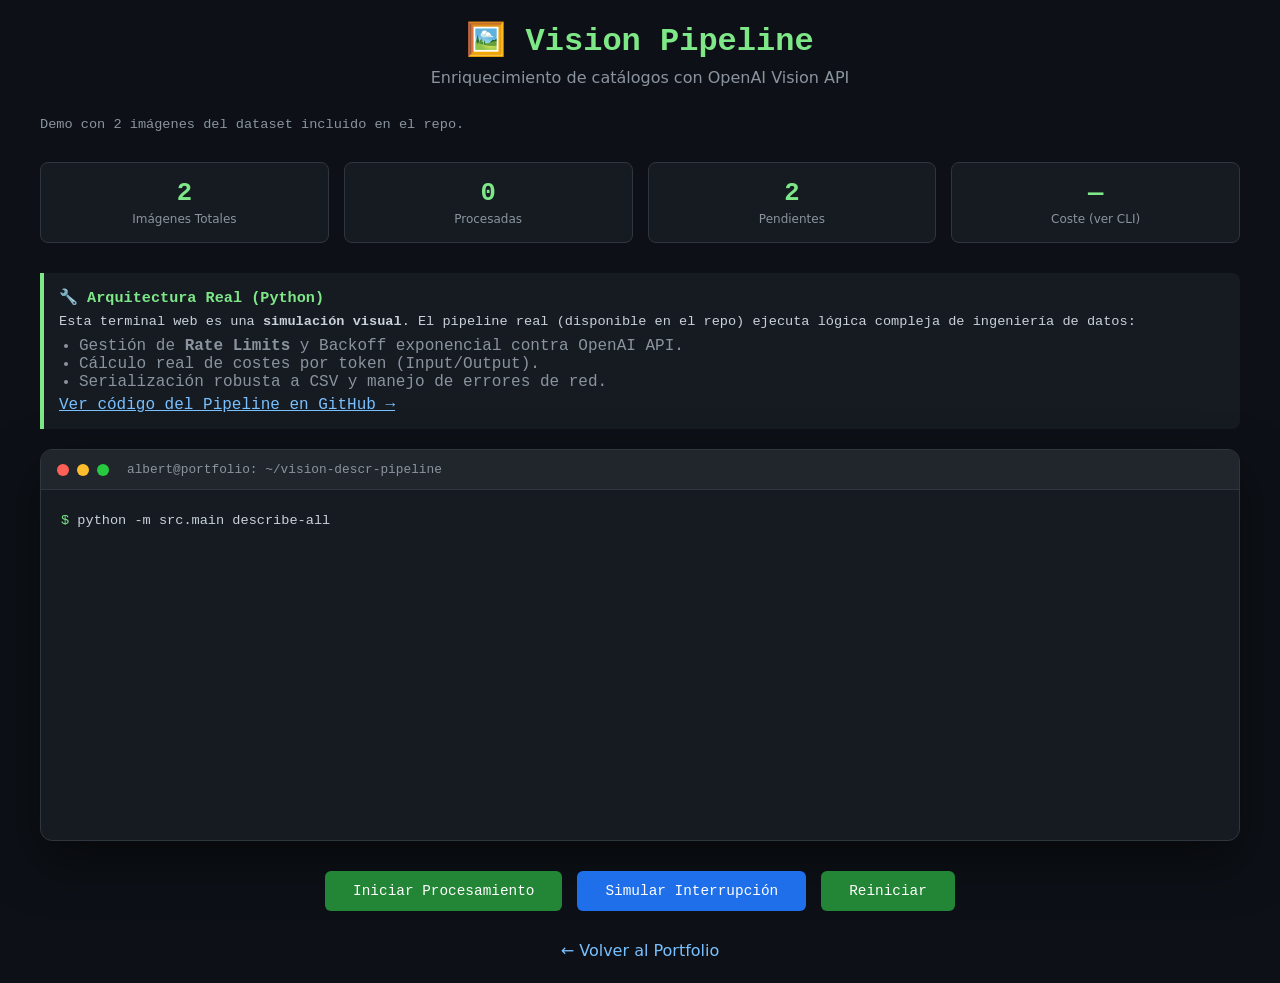
<file: demo-vision.html>
<!DOCTYPE html>
<html lang="es">

<head>
    <meta charset="UTF-8">
    <meta name="viewport" content="width=device-width, initial-scale=1.0">
    <title>Vision Pipeline Demo - Procesamiento de Imágenes</title>
    <style>
        * {
            box-sizing: border-box;
            margin: 0;
            padding: 0;
        }

        body {
            font-family: 'JetBrains Mono', 'Consolas', monospace;
            background: #0d1117;
            color: #c9d1d9;
            min-height: 100vh;
            padding: 20px;
        }

        .container {
            max-width: 1200px;
            margin: 0 auto;
        }

        h1 {
            text-align: center;
            font-size: 2rem;
            margin-bottom: 8px;
            color: #7ee787;
        }

        .subtitle {
            text-align: center;
            color: #8b949e;
            margin-bottom: 30px;
            font-family: system-ui, sans-serif;
        }

        .stats-grid {
            display: grid;
            grid-template-columns: repeat(4, 1fr);
            gap: 15px;
            margin: 30px 0;
        }

        @media (max-width: 768px) {
            .stats-grid {
                grid-template-columns: repeat(2, 1fr);
            }
        }

        .stat-card {
            background: #161b22;
            border: 1px solid #30363d;
            border-radius: 8px;
            padding: 16px;
            text-align: center;
        }

        .stat-value {
            font-size: 1.6rem;
            font-weight: bold;
            color: #7ee787;
        }

        .stat-label {
            font-size: 0.75rem;
            color: #8b949e;
            margin-top: 4px;
            font-family: system-ui, sans-serif;
        }

        .terminal {
            background: #161b22;
            border: 1px solid #30363d;
            border-radius: 12px;
            overflow: hidden;
            box-shadow: 0 20px 50px rgba(0, 0, 0, 0.5);
        }

        .terminal-header {
            background: #21262d;
            padding: 12px 16px;
            display: flex;
            align-items: center;
            gap: 8px;
            border-bottom: 1px solid #30363d;
        }

        .terminal-btn {
            width: 12px;
            height: 12px;
            border-radius: 50%;
        }

        .terminal-btn.red {
            background: #ff5f56;
        }

        .terminal-btn.yellow {
            background: #ffbd2e;
        }

        .terminal-btn.green {
            background: #27c93f;
        }

        .terminal-title {
            margin-left: 10px;
            font-size: 0.8rem;
            color: #8b949e;
        }

        .terminal-body {
            padding: 20px;
            font-size: 0.85rem;
            line-height: 1.6;
            min-height: 350px;
        }

        .log-line {
            margin-bottom: 6px;
            opacity: 0;
            animation: fadeIn 0.3s forwards;
        }

        @keyframes fadeIn {
            to {
                opacity: 1;
            }
        }

        .time {
            color: #64748b;
            margin-right: 8px;
        }

        .info {
            color: #79c0ff;
        }

        .success {
            color: #7ee787;
        }

        .warning {
            color: #ffa657;
        }

        .highlight {
            color: #d2a8ff;
        }

        .progress-container {
            margin: 10px 0;
            background: #21262d;
            border-radius: 4px;
            height: 18px;
            overflow: hidden;
        }

        .progress-bar {
            height: 100%;
            background: linear-gradient(90deg, #238636, #7ee787);
            border-radius: 4px;
            transition: width 0.3s;
            display: flex;
            align-items: center;
            justify-content: flex-end;
            padding-right: 8px;
            font-size: 0.7rem;
            color: white;
            font-weight: bold;
        }

        .controls {
            display: flex;
            gap: 15px;
            justify-content: center;
            margin: 30px 0;
        }

        .btn {
            background: #238636;
            color: white;
            border: none;
            padding: 12px 28px;
            border-radius: 6px;
            font-family: inherit;
            font-size: 0.9rem;
            cursor: pointer;
            transition: all 0.2s;
        }

        .btn:hover:not(:disabled) {
            background: #2ea043;
            transform: translateY(-2px);
        }

        .btn:disabled {
            background: #30363d;
            cursor: not-allowed;
        }

        .btn.secondary {
            background: #1f6feb;
        }

        .btn.secondary:hover {
            background: #388bfd;
        }

        .csv-panel {
            background: #161b22;
            border: 1px solid #30363d;
            border-radius: 8px;
            padding: 20px;
            margin-top: 20px;
            display: none;
        }

        .csv-panel.show {
            display: block;
            animation: slideUp 0.5s;
        }

        @keyframes slideUp {
            from {
                opacity: 0;
                transform: translateY(20px);
            }

            to {
                opacity: 1;
                transform: translateY(0);
            }
        }

        .csv-header {
            display: flex;
            justify-content: space-between;
            align-items: center;
            margin-bottom: 15px;
        }

        .csv-title {
            color: #79c0ff;
            font-weight: bold;
        }

        .csv-badge {
            background: rgba(34, 197, 94, 0.2);
            color: #7ee787;
            padding: 4px 12px;
            border-radius: 20px;
            font-size: 0.8rem;
        }

        .csv-table {
            width: 100%;
            border-collapse: collapse;
            font-size: 0.8rem;
        }

        .csv-table th {
            background: #21262d;
            padding: 10px;
            text-align: left;
            color: #79c0ff;
            font-weight: 600;
        }

        .csv-table td {
            padding: 10px;
            border-bottom: 1px solid #30363d;
        }

        .desc-cell {
            max-width: 350px;
            overflow: hidden;
            text-overflow: ellipsis;
            white-space: nowrap;
        }

        .cost-panel {
            background: linear-gradient(135deg, rgba(31, 111, 235, 0.1), rgba(121, 192, 255, 0.1));
            border: 1px solid #1f6feb;
            border-radius: 8px;
            padding: 20px;
            margin-top: 20px;
            display: none;
        }

        .cost-panel.show {
            display: block;
        }

        .cost-title {
            color: #79c0ff;
            font-weight: bold;
            margin-bottom: 15px;
            font-family: system-ui, sans-serif;
        }

        .cost-grid {
            display: grid;
            grid-template-columns: repeat(3, 1fr);
            gap: 15px;
        }

        .cost-item {
            text-align: center;
        }

        .cost-value {
            font-size: 1.2rem;
            font-weight: bold;
            color: #e3b341;
        }

        .cost-label {
            font-size: 0.75rem;
            color: #8b949e;
            font-family: system-ui, sans-serif;
        }

        .cost-total {
            text-align: center;
            margin-top: 15px;
            padding-top: 15px;
            border-top: 1px solid #30363d;
        }

        .cost-total-value {
            font-size: 1.8rem;
            font-weight: bold;
            color: #7ee787;
        }

        .back-link {
            text-align: center;
            margin-top: 30px;
        }

        .back-link a {
            color: #79c0ff;
            text-decoration: none;
            font-family: system-ui, sans-serif;
        }
    </style>
</head>

<body>
    <div class="container">
        <h1>🖼️ Vision Pipeline</h1>
        <p class="subtitle">Enriquecimiento de catálogos con OpenAI Vision API</p>
        <p style="margin: 6px 0 18px; color: #8b949e; font-size: 0.85rem;">
            Demo con 2 imágenes del dataset incluido en el repo.
        </p>

        <div class="stats-grid">
            <div class="stat-card">
                <div class="stat-value" id="statTotal">2</div>
                <div class="stat-label">Imágenes Totales</div>
            </div>
            <div class="stat-card">
                <div class="stat-value" id="statProcessed">0</div>
                <div class="stat-label">Procesadas</div>
            </div>
            <div class="stat-card">
                <div class="stat-value" id="statRemaining">2</div>
                <div class="stat-label">Pendientes</div>
            </div>
            <div class="stat-card">
                <div class="stat-value" id="statCost">—</div>
                <div class="stat-label">Coste (ver CLI)</div>
            </div>
        </div>

        <!-- TECHNICAL CONTEXT BADGE -->
        <div
            style="background: #161b22; border-left: 4px solid #7ee787; padding: 15px; margin: 20px 0; border-radius: 0 8px 8px 0;">
            <h3 style="color: #7ee787; font-size: 0.95rem; margin-bottom: 5px;">🔧 Arquitectura Real (Python)</h3>
            <p style="color: #c9d1d9; font-size: 0.85rem; line-height: 1.5;">
                Esta terminal web es una <strong>simulación visual</strong>. El pipeline real (disponible en el repo)
                ejecuta lógica compleja de ingeniería de datos:
            <ul style="margin-left: 20px; margin-top: 5px; color: #8b949e;">
                <li>Gestión de <strong>Rate Limits</strong> y Backoff exponencial contra OpenAI API.</li>
                <li>Cálculo real de costes por token (Input/Output).</li>
                <li>Serialización robusta a CSV y manejo de errores de red.</li>
            </ul>
            <a href="https://github.com/albertquerol12345/vision-descr-pipeline" target="_blank"
                style="color: #79c0ff; text-decoration: underline; margin-top: 5px; display: inline-block;">Ver código
                del Pipeline en GitHub →</a>
            </p>
        </div>

        <div class="terminal">
            <div class="terminal-header">
                <div class="terminal-btn red"></div>
                <div class="terminal-btn yellow"></div>
                <div class="terminal-btn green"></div>
                <span class="terminal-title">albert@portfolio: ~/vision-descr-pipeline</span>
            </div>
            <div class="terminal-body" id="terminalBody">
                <div style="margin-bottom: 8px;">
                    <span style="color: #7ee787;">$ </span>
                    <span>python -m src.main describe-all</span>
                </div>
            </div>
        </div>

        <div class="controls">
            <button class="btn" id="startBtn" onclick="startDemo()">Iniciar Procesamiento</button>
            <button class="btn secondary" id="resumeBtn" onclick="simulateResume()" disabled>Simular
                Interrupción</button>
            <button class="btn" onclick="resetDemo()">Reiniciar</button>
        </div>

        <div class="csv-panel" id="csvPanel">
            <div class="csv-header">
                <span class="csv-title">📄 creatives_master.csv</span>
                <span class="csv-badge">✓ Actualizado</span>
            </div>
            <table class="csv-table">
                <thead>
                    <tr>
                        <th>image_id</th>
                        <th>description_es</th>
                        <th>palabras</th>
                        <th>tokens</th>
                    </tr>
                </thead>
                <tbody id="csvBody"></tbody>
            </table>
        </div>

        <div class="cost-panel" id="costPanel">
            <div class="cost-title">💰 Estimación de Coste (se calcula en el CLI real)</div>
            <div class="cost-grid">
                <div class="cost-item">
                    <div class="cost-value" id="inputTokens">—</div>
                    <div class="cost-label">Tokens Entrada</div>
                </div>
                <div class="cost-item">
                    <div class="cost-value" id="outputTokens">—</div>
                    <div class="cost-label">Tokens Salida</div>
                </div>
                <div class="cost-item">
                    <div class="cost-value" id="costPerImage">—</div>
                    <div class="cost-label">Por Imagen</div>
                </div>
            </div>
            <div class="cost-total">
                <div class="cost-total-value" id="totalCost">—</div>
                <div class="cost-label">Coste estimado en CLI (resume-stats)</div>
            </div>
        </div>

        <div class="back-link">
            <a href="index.html">← Volver al Portfolio</a>
        </div>
    </div>

    <script>
        const totalImages = 2;
        let processedCount = 0;
        let isProcessing = false;
        let isPaused = false;

        const sampleData = [
            {
                id: 'sample_001',
                desc: 'Foto de producto sobre fondo claro, composición centrada y buena iluminación. La imagen destaca el acabado y los detalles del producto, con un estilo limpio pensado para catálogo. Se perciben texturas suaves y un encuadre frontal que facilita la comparación entre variantes.',
                words: 42,
                tokens: 55
            },
            {
                id: 'sample_002',
                desc: 'Imagen de producto con encuadre horizontal y foco nítido. Fondo neutro y luz uniforme para resaltar color y materiales. Estilo e-commerce: sin elementos distractores, pensado para ficha y comparativa de atributos visuales.',
                words: 32,
                tokens: 42
            }
        ];

        function addLog(html, delay = 0) {
            return new Promise(resolve => {
                setTimeout(() => {
                    const body = document.getElementById('terminalBody');
                    const div = document.createElement('div');
                    div.className = 'log-line';
                    div.innerHTML = html;
                    body.appendChild(div);
                    body.scrollTop = body.scrollHeight;
                    resolve();
                }, delay);
            });
        }

        async function startDemo() {
            if (isProcessing) return;
            isProcessing = true;

            document.getElementById('startBtn').disabled = true;
            document.getElementById('resumeBtn').disabled = false;
            document.getElementById('csvPanel').style.display = 'none';
            document.getElementById('costPanel').style.display = 'none';

            await addLog(`<span class="info">Cargando config.toml...</span>`, 300);
            await addLog(`<span class="info">Encontradas ${totalImages} imágenes para procesar</span>`, 400);
            await addLog(`<span style="color: #8b949e;">Objetivo configurable: 80-100 palabras (config.toml)</span>`, 200);
            await addLog(`<span style="color: #8b949e;">Checkpoint: Cada 5 filas</span>`, 200);
            await addLog(``, 100);

            for (let i = processedCount; i < totalImages; i++) {
                if (isPaused) {
                    await addLog(`<span class="warning">⚠ Interrumpido por usuario (Ctrl+C)</span>`, 0);
                    await addLog(`<span class="info">💾 Checkpoint guardado: ${i}/${totalImages} procesadas</span>`, 100);
                    break;
                }

                const delay = 200 + Math.random() * 300;
                await sleep(delay);

                const isCheckpoint = (i + 1) % 5 === 0;
                const data = sampleData[i % sampleData.length];

                await addLog(`<span class="success">✓</span> <span class="highlight">${data.id}.png</span> → ${data.words} palabras (${data.tokens} tokens)`, 0);

                if (isCheckpoint) {
                    await addLog(`<span class="info">  💾 Checkpoint guardado (${i + 1}/${totalImages})</span>`, 100);
                }

                processedCount = i + 1;
                updateStats();

                if (i < 5) {
                    addToCSV(data, i);
                }
            }

            if (!isPaused && processedCount === totalImages) {
                await addLog(``, 200);
                await addLog(`<span class="success">✓ ¡Procesamiento completado!</span>`, 100);
                await addLog(`<span class="info">  Total: ${totalImages} imágenes procesadas</span>`, 100);
                await addLog(`<span class="info">  Output: data/creatives_master.csv</span>`, 100);
                document.getElementById('csvPanel').style.display = 'block';
                document.getElementById('costPanel').style.display = 'block';
                document.getElementById('resumeBtn').disabled = true;
            }

            isProcessing = false;
            document.getElementById('startBtn').disabled = false;
        }

        async function simulateResume() {
            if (!isProcessing) return;
            isPaused = true;
            document.getElementById('resumeBtn').disabled = true;

            await sleep(1500);

            isPaused = false;
            isProcessing = false;
            await addLog(``, 300);
            await addLog(`<span style="color: #7ee787;">$ </span><span>python -m src.main describe-all</span>`, 300);
            await addLog(`<span class="info">Reanudando desde checkpoint...</span>`, 400);
            await addLog(`<span class="info">Saltando ${processedCount} imágenes ya procesadas</span>`, 400);
            await addLog(``, 200);

            startDemo();
        }

        function addToCSV(data, index) {
            const tbody = document.getElementById('csvBody');
            const row = document.createElement('tr');
            row.innerHTML = `
                <td>${data.id}</td>
                <td class="desc-cell">${data.desc}</td>
                <td>${data.words}</td>
                <td>${data.tokens}</td>
            `;
            tbody.appendChild(row);
        }

        function updateStats() {
            document.getElementById('statProcessed').textContent = processedCount;
            document.getElementById('statRemaining').textContent = totalImages - processedCount;

            document.getElementById('statCost').textContent = '—';
        }

        function resetDemo() {
            processedCount = 0;
            isProcessing = false;
            isPaused = false;

            document.getElementById('terminalBody').innerHTML = `
                <div style="margin-bottom: 8px;">
                    <span style="color: #7ee787;">$ </span>
                    <span>python -m src.main describe-all</span>
                </div>
            `;
            document.getElementById('csvBody').innerHTML = '';
            document.getElementById('csvPanel').style.display = 'none';
            document.getElementById('costPanel').style.display = 'none';
            document.getElementById('startBtn').disabled = false;
            document.getElementById('resumeBtn').disabled = true;

            updateStats();
        }

        function sleep(ms) {
            return new Promise(resolve => setTimeout(resolve, ms));
        }

        updateStats();
    </script>
</body>

</html>
</file>
<file: styles.css>
/* ============================================
   ALBERT QUEROL PORTFOLIO - 2024
   Visual-first design with interactive demos
   ============================================ */

:root {
  --bg-primary: #0a0a0f;
  --bg-secondary: #12121a;
  --bg-card: #1a1a25;
  --text-primary: #ffffff;
  --text-secondary: #a0a0b0;
  --accent-blue: #3b82f6;
  --accent-purple: #8b5cf6;
  --accent-green: #10b981;
  --accent-orange: #f59e0b;
  --gradient-1: linear-gradient(135deg, #667eea 0%, #764ba2 100%);
  --gradient-2: linear-gradient(135deg, #f093fb 0%, #f5576c 100%);
  --gradient-3: linear-gradient(135deg, #4facfe 0%, #00f2fe 100%);
  --shadow-glow: 0 0 40px rgba(59, 130, 246, 0.3);
}

* {
  margin: 0;
  padding: 0;
  box-sizing: border-box;
}

body {
  font-family: 'Inter', -apple-system, BlinkMacSystemFont, sans-serif;
  background: var(--bg-primary);
  color: var(--text-primary);
  line-height: 1.6;
  overflow-x: hidden;
}

/* Animated Background */
.bg-animation {
  position: fixed;
  top: 0;
  left: 0;
  width: 100%;
  height: 100%;
  z-index: -1;
  background: 
    radial-gradient(ellipse at 20% 20%, rgba(59, 130, 246, 0.15) 0%, transparent 50%),
    radial-gradient(ellipse at 80% 80%, rgba(139, 92, 246, 0.15) 0%, transparent 50%),
    radial-gradient(ellipse at 50% 50%, rgba(16, 185, 129, 0.05) 0%, transparent 70%);
  animation: bgPulse 10s ease-in-out infinite;
}

@keyframes bgPulse {
  0%, 100% { opacity: 1; }
  50% { opacity: 0.8; }
}

.container {
  max-width: 1200px;
  margin: 0 auto;
  padding: 0 24px;
}

/* ============================================
   HERO SECTION
   ============================================ */

.hero {
  min-height: 100vh;
  display: flex;
  flex-direction: column;
  justify-content: center;
  align-items: center;
  text-align: center;
  padding: 60px 0;
}

.hero-badge {
  display: inline-flex;
  align-items: center;
  gap: 8px;
  background: rgba(59, 130, 246, 0.1);
  border: 1px solid rgba(59, 130, 246, 0.3);
  padding: 8px 16px;
  border-radius: 999px;
  font-size: 0.85rem;
  color: var(--accent-blue);
  margin-bottom: 24px;
}

.pulse {
  width: 8px;
  height: 8px;
  background: var(--accent-green);
  border-radius: 50%;
  animation: pulse 2s infinite;
}

@keyframes pulse {
  0%, 100% { opacity: 1; transform: scale(1); }
  50% { opacity: 0.5; transform: scale(1.2); }
}

.hero h1 {
  font-family: 'Space Grotesk', sans-serif;
  font-size: clamp(3rem, 8vw, 5rem);
  font-weight: 700;
  margin-bottom: 16px;
  letter-spacing: -0.02em;
}

.gradient-text {
  background: linear-gradient(135deg, #fff 0%, #a5b4fc 50%, #818cf8 100%);
  -webkit-background-clip: text;
  -webkit-text-fill-color: transparent;
  background-clip: text;
}

.hero-subtitle {
  font-size: 1.25rem;
  color: var(--text-secondary);
  max-width: 600px;
  margin-bottom: 40px;
  line-height: 1.7;
}

.hero-cta {
  display: flex;
  gap: 16px;
  margin-bottom: 60px;
  flex-wrap: wrap;
  justify-content: center;
}

.btn {
  display: inline-flex;
  align-items: center;
  gap: 8px;
  padding: 14px 32px;
  border-radius: 12px;
  font-weight: 600;
  font-size: 1rem;
  text-decoration: none;
  transition: all 0.3s ease;
  border: none;
  cursor: pointer;
}

.btn-primary {
  background: var(--gradient-1);
  color: white;
  box-shadow: var(--shadow-glow);
}

.btn-primary:hover {
  transform: translateY(-2px);
  box-shadow: 0 0 60px rgba(59, 130, 246, 0.4);
}

.btn-secondary {
  background: rgba(255, 255, 255, 0.1);
  color: white;
  border: 1px solid rgba(255, 255, 255, 0.2);
}

.btn-secondary:hover {
  background: rgba(255, 255, 255, 0.15);
  transform: translateY(-2px);
}

.btn-large {
  padding: 18px 40px;
  font-size: 1.1rem;
}

/* Hero Stats */
.hero-stats {
  display: flex;
  gap: 48px;
  flex-wrap: wrap;
  justify-content: center;
}

.stat {
  text-align: center;
}

.stat-number {
  display: block;
  font-family: 'Space Grotesk', sans-serif;
  font-size: 2.5rem;
  font-weight: 700;
  color: var(--accent-blue);
}

.stat-label {
  font-size: 0.9rem;
  color: var(--text-secondary);
  text-transform: uppercase;
  letter-spacing: 0.1em;
}

/* ============================================
   CLARIFICATION BANNER
   ============================================ */

.clarification-banner {
  background: linear-gradient(135deg, rgba(245, 158, 11, 0.1), rgba(245, 158, 11, 0.05));
  border: 1px solid rgba(245, 158, 11, 0.3);
  border-radius: 16px;
  padding: 24px 32px;
  margin: 40px 0;
}

.banner-content {
  display: flex;
  align-items: flex-start;
  gap: 16px;
}

.banner-icon {
  font-size: 1.5rem;
  flex-shrink: 0;
}

.banner-content p {
  color: var(--text-secondary);
  line-height: 1.7;
}

.banner-content strong {
  color: var(--text-primary);
}

/* ============================================
   DEMOS SECTION
   ============================================ */

.demos-section {
  padding: 80px 0;
}

.section-title {
  font-family: 'Space Grotesk', sans-serif;
  font-size: 2rem;
  margin-bottom: 8px;
  text-align: center;
}

.title-accent {
  color: var(--accent-green);
}

.section-subtitle {
  text-align: center;
  color: var(--text-secondary);
  margin-bottom: 48px;
}

.demos-grid {
  display: grid;
  grid-template-columns: repeat(auto-fit, minmax(350px, 1fr));
  gap: 24px;
}

.demo-card {
  background: var(--bg-card);
  border-radius: 20px;
  overflow: hidden;
  border: 1px solid rgba(255, 255, 255, 0.1);
  transition: all 0.3s ease;
  text-decoration: none;
  color: inherit;
  display: block;
}

.demo-card:hover {
  transform: translateY(-4px);
  border-color: rgba(255, 255, 255, 0.2);
  box-shadow: 0 20px 60px rgba(0, 0, 0, 0.3);
}

.demo-visual {
  height: 180px;
  position: relative;
  overflow: hidden;
}

.demo-preview {
  height: 100%;
  display: flex;
  flex-direction: column;
  align-items: center;
  justify-content: center;
  position: relative;
}

/* Certiva Preview */
.certiva-preview {
  background: linear-gradient(135deg, #1e3a5f 0%, #0f172a 100%);
}

.pipeline-mini {
  display: flex;
  align-items: center;
  gap: 12px;
}

.pipe-step {
  background: rgba(59, 130, 246, 0.2);
  border: 1px solid var(--accent-blue);
  padding: 8px 16px;
  border-radius: 8px;
  font-family: 'Space Grotesk', sans-serif;
  font-weight: 600;
  color: var(--accent-blue);
}

.pipe-arrow {
  color: var(--accent-blue);
  font-size: 1.2rem;
}

/* Ohana Preview */
.ohana-preview {
  background: linear-gradient(135deg, #4c1d95 0%, #1e1b4b 100%);
}

.voice-indicator {
  text-align: center;
}

.sound-wave {
  display: flex;
  align-items: flex-end;
  gap: 4px;
  height: 40px;
  justify-content: center;
  margin-bottom: 12px;
}

.sound-wave span {
  width: 4px;
  background: var(--accent-purple);
  border-radius: 2px;
  animation: soundWave 1s ease-in-out infinite;
}

.sound-wave span:nth-child(1) { height: 20%; animation-delay: 0s; }
.sound-wave span:nth-child(2) { height: 60%; animation-delay: 0.1s; }
.sound-wave span:nth-child(3) { height: 40%; animation-delay: 0.2s; }
.sound-wave span:nth-child(4) { height: 80%; animation-delay: 0.3s; }
.sound-wave span:nth-child(5) { height: 50%; animation-delay: 0.4s; }

@keyframes soundWave {
  0%, 100% { transform: scaleY(1); }
  50% { transform: scaleY(1.5); }
}

.voice-label {
  color: var(--accent-purple);
  font-weight: 600;
}

/* Vision Preview */
.vision-preview {
  background: linear-gradient(135deg, #064e3b 0%, #022c22 100%);
  font-family: 'JetBrains Mono', monospace;
}

.terminal-mini {
  text-align: left;
  padding: 20px;
}

.t-line {
  color: var(--text-secondary);
  margin-bottom: 8px;
}

.t-prompt {
  color: var(--accent-green);
  margin-right: 8px;
}

.t-success {
  color: var(--accent-green);
}

.t-progress {
  width: 200px;
  height: 6px;
  background: rgba(255, 255, 255, 0.1);
  border-radius: 3px;
  overflow: hidden;
  margin-top: 12px;
}

.t-bar {
  height: 100%;
  width: 75%;
  background: var(--accent-green);
  border-radius: 3px;
  animation: progress 2s ease-in-out infinite;
}

@keyframes progress {
  0% { width: 0%; }
  100% { width: 100%; }
}

.demo-status {
  position: absolute;
  bottom: 16px;
  right: 16px;
  background: rgba(255, 255, 255, 0.1);
  backdrop-filter: blur(10px);
  padding: 8px 16px;
  border-radius: 20px;
  font-size: 0.85rem;
  color: white;
  border: 1px solid rgba(255, 255, 255, 0.2);
}

.demo-content {
  padding: 24px;
}

.demo-header {
  display: flex;
  justify-content: space-between;
  align-items: center;
  margin-bottom: 12px;
}

.demo-header h3 {
  font-family: 'Space Grotesk', sans-serif;
  font-size: 1.3rem;
}

.demo-tag {
  padding: 4px 12px;
  border-radius: 20px;
  font-size: 0.75rem;
  font-weight: 600;
  text-transform: uppercase;
}

.tag-blue {
  background: rgba(59, 130, 246, 0.2);
  color: var(--accent-blue);
}

.tag-purple {
  background: rgba(139, 92, 246, 0.2);
  color: var(--accent-purple);
}

.tag-green {
  background: rgba(16, 185, 129, 0.2);
  color: var(--accent-green);
}

.demo-desc {
  color: var(--text-secondary);
  font-size: 0.95rem;
  line-height: 1.6;
  margin-bottom: 16px;
}

.demo-meta {
  display: flex;
  gap: 16px;
  margin-bottom: 16px;
  flex-wrap: wrap;
}

.meta-item {
  font-size: 0.85rem;
  color: var(--text-secondary);
}

.demo-patterns {
  display: flex;
  gap: 8px;
  flex-wrap: wrap;
}

.pattern {
  background: rgba(255, 255, 255, 0.05);
  padding: 4px 10px;
  border-radius: 6px;
  font-size: 0.8rem;
  color: var(--text-secondary);
  border: 1px solid rgba(255, 255, 255, 0.1);
}

/* ============================================
   EVALUATION SECTION
   ============================================ */

.evaluation-section {
  padding: 80px 0;
  background: linear-gradient(180deg, transparent 0%, rgba(59, 130, 246, 0.05) 50%, transparent 100%);
}

.eval-grid {
  display: grid;
  grid-template-columns: repeat(auto-fit, minmax(250px, 1fr));
  gap: 24px;
  margin-top: 48px;
}

.eval-card {
  background: var(--bg-card);
  border: 1px solid rgba(255, 255, 255, 0.1);
  border-radius: 16px;
  padding: 32px;
  transition: all 0.3s;
}

.eval-card:hover {
  border-color: rgba(255, 255, 255, 0.2);
  transform: translateY(-4px);
}

.eval-icon {
  font-size: 2.5rem;
  margin-bottom: 16px;
}

.eval-card h4 {
  font-family: 'Space Grotesk', sans-serif;
  font-size: 1.2rem;
  margin-bottom: 16px;
  color: var(--text-primary);
}

.eval-card ul {
  list-style: none;
}

.eval-card li {
  color: var(--text-secondary);
  padding: 6px 0;
  padding-left: 20px;
  position: relative;
}

.eval-card li::before {
  content: '→';
  position: absolute;
  left: 0;
  color: var(--accent-blue);
}

/* ============================================
   ABOUT SECTION
   ============================================ */

.about-section {
  padding: 80px 0;
}

.about-grid {
  display: grid;
  grid-template-columns: 2fr 1fr;
  gap: 60px;
  align-items: center;
}

@media (max-width: 768px) {
  .about-grid {
    grid-template-columns: 1fr;
  }
}

.about-content h2 {
  font-family: 'Space Grotesk', sans-serif;
  font-size: 2rem;
  margin-bottom: 24px;
}

.about-content p {
  color: var(--text-secondary);
  margin-bottom: 16px;
  line-height: 1.8;
  font-size: 1.05rem;
}

.about-tags {
  display: flex;
  flex-wrap: wrap;
  gap: 10px;
  margin-top: 24px;
}

.about-tag {
  background: rgba(59, 130, 246, 0.1);
  border: 1px solid rgba(59, 130, 246, 0.3);
  padding: 6px 14px;
  border-radius: 20px;
  font-size: 0.85rem;
  color: var(--accent-blue);
}

.about-stats {
  display: flex;
  flex-direction: column;
  gap: 24px;
}

.about-stat {
  background: var(--bg-card);
  border: 1px solid rgba(255, 255, 255, 0.1);
  border-radius: 16px;
  padding: 24px;
  text-align: center;
}

.about-stat-value {
  font-family: 'Space Grotesk', sans-serif;
  font-size: 2.5rem;
  font-weight: 700;
  color: var(--accent-blue);
  display: block;
  margin-bottom: 8px;
}

.about-stat-label {
  color: var(--text-secondary);
  font-size: 0.9rem;
}

/* ============================================
   CTA SECTION
   ============================================ */

.cta-section {
  padding: 100px 0;
  text-align: center;
}

.cta-section h2 {
  font-family: 'Space Grotesk', sans-serif;
  font-size: 2.5rem;
  margin-bottom: 16px;
}

.cta-section p {
  color: var(--text-secondary);
  font-size: 1.1rem;
  margin-bottom: 40px;
}

.cta-buttons {
  display: flex;
  gap: 16px;
  justify-content: center;
  flex-wrap: wrap;
}

/* ============================================
   FOOTER
   ============================================ */

.footer {
  padding: 40px 0;
  border-top: 1px solid rgba(255, 255, 255, 0.1);
  text-align: center;
}

.footer-links {
  display: flex;
  gap: 32px;
  justify-content: center;
  margin-bottom: 20px;
}

.footer-links a {
  color: var(--text-secondary);
  text-decoration: none;
  transition: color 0.3s;
}

.footer-links a:hover {
  color: var(--accent-blue);
}

.footer-note {
  color: var(--text-secondary);
  font-size: 0.9rem;
}

/* ============================================
   RESPONSIVE
   ============================================ */

@media (max-width: 768px) {
  .hero h1 {
    font-size: 2.5rem;
  }
  
  .hero-cta {
    flex-direction: column;
    width: 100%;
    padding: 0 20px;
  }
  
  .btn {
    width: 100%;
    justify-content: center;
  }
  
  .hero-stats {
    gap: 24px;
  }
  
  .demos-grid {
    grid-template-columns: 1fr;
  }
  
  .demo-visual {
    height: 160px;
  }
}
</file>
